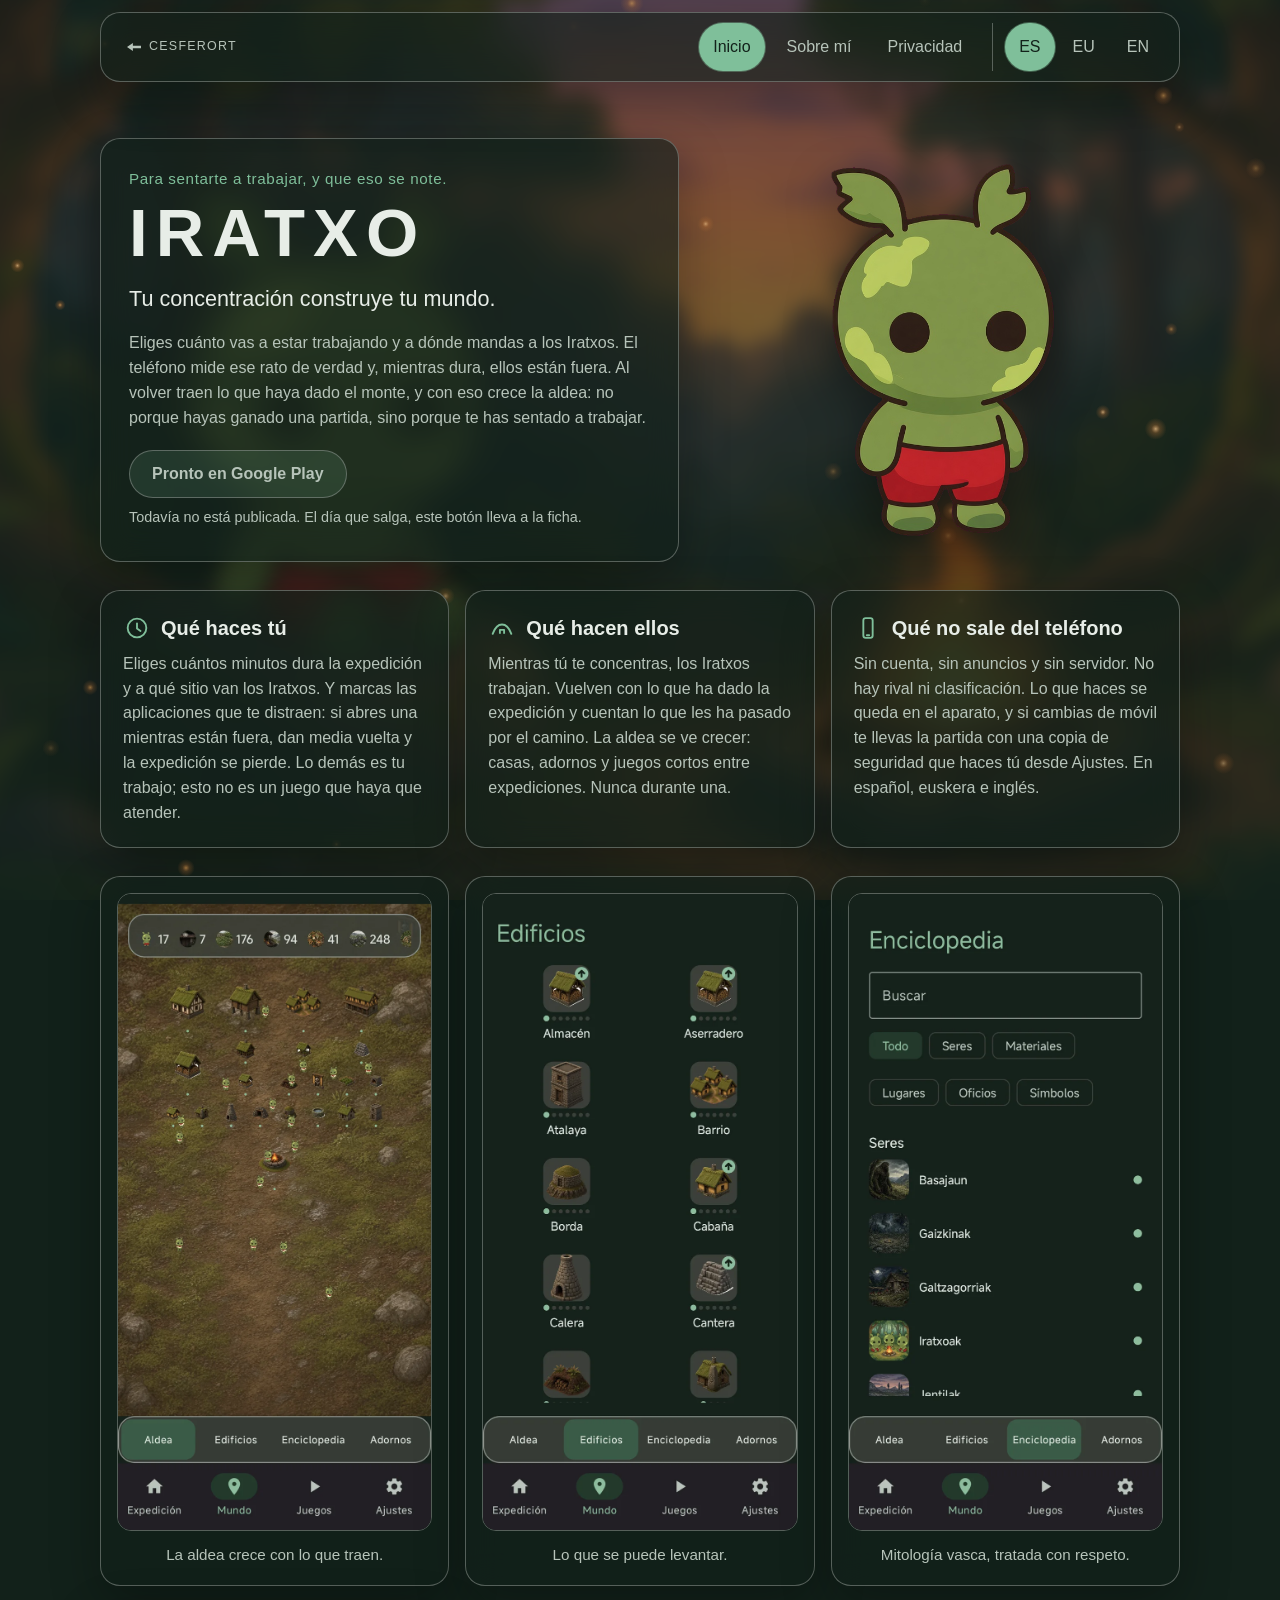
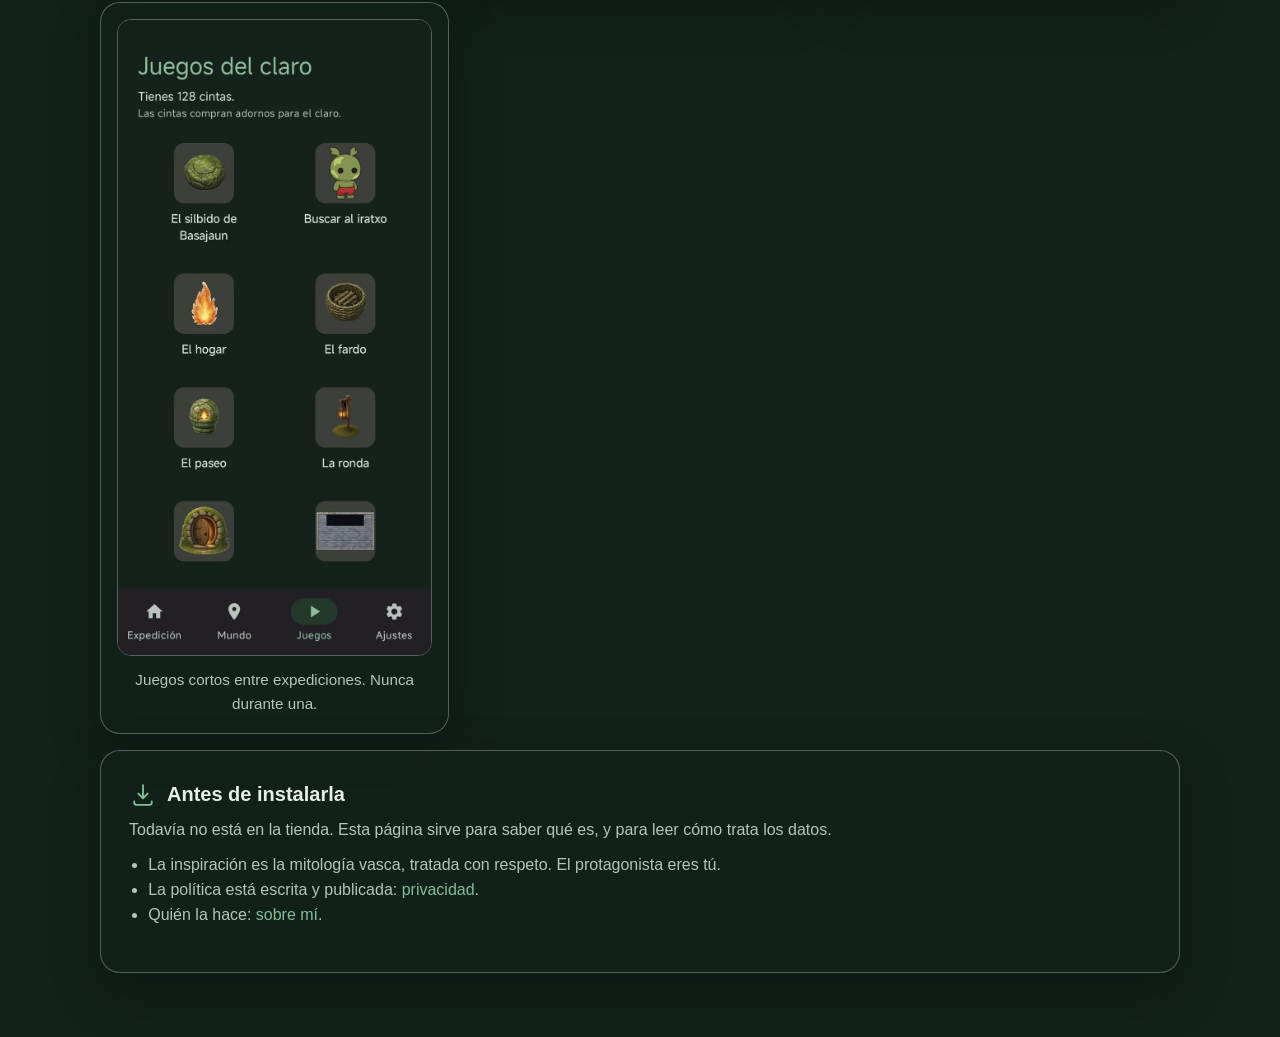
<file: index.html>
<!DOCTYPE html>
<html lang="es" translate="no">
<head>
  <meta charset="utf-8">
  <meta name="google" content="notranslate">
  <meta name="viewport" content="width=device-width, initial-scale=1">
  <title>IRATXO</title>
  <meta name="description" content="Eliges cuánto vas a trabajar y mandas a los Iratxos de expedición. IRATXO mide ese rato en el teléfono y la aldea crece con él. Sin cuentas, sin anuncios y sin servidor.">
  <link rel="canonical" href="https://cesferort.github.io/IRATXO-SITE/">
  <meta property="og:type" content="website">
  <meta property="og:locale" content="es_ES">
  <meta property="og:title" content="IRATXO">
  <meta property="og:description" content="Eliges cuánto vas a trabajar y mandas a los Iratxos de expedición. IRATXO mide ese rato en el teléfono y la aldea crece con él. Sin cuentas, sin anuncios y sin servidor.">
  <meta property="og:url" content="https://cesferort.github.io/IRATXO-SITE/">
  <meta property="og:image" content="https://cesferort.github.io/IRATXO-SITE/art/share-2026-11.jpg">
  <meta property="og:image:width" content="1200">
  <meta property="og:image:height" content="630">
  <meta property="og:image:alt" content="Dos Iratxos junto a una hoguera, en el bosque.">
  <meta name="twitter:card" content="summary_large_image">
  <link rel="icon" href="art/favicon.svg">
  <link rel="stylesheet" href="style.css">
</head>
<body>
  <div class="scene" aria-hidden="true"></div>
  <a class="skip" href="#contenido">Saltar al contenido</a>
  <header class="bar glass">
    <a class="home" href="https://cesferort.github.io/" target="_blank" rel="noopener">
      <span class="home-arrow" aria-hidden="true"></span>Cesferort
    </a>
    <input class="menu-check" id="menu-check" type="checkbox">
    <label class="menu-toggle" for="menu-check"><span class="visually-hidden">Menú</span><span class="burger" aria-hidden="true"></span></label>
    <nav class="nav" aria-label="Páginas">
      <a href="index.html" aria-current="page">Inicio</a>
      <a href="about/es.html">Sobre mí</a>
      <a href="privacy/es.html">Privacidad</a>
      <span class="langs">
        <a href="index.html" lang="es" aria-current="page">ES</a>
        <a href="eu.html" lang="eu" hreflang="eu">EU</a>
        <a href="en.html" lang="en" hreflang="en">EN</a>
      </span>
    </nav>
  </header>
  <main id="contenido">
    <section class="hero">
      <div class="hero-copy glass">
        <p class="eyebrow">Para sentarte a trabajar, y que eso se note.</p>
        <h1>IRATXO</h1>
        <p class="lead">Tu concentración construye tu mundo.</p>
        <p class="plain">Eliges cuánto vas a estar trabajando y a dónde mandas a los Iratxos. El teléfono mide ese rato de verdad y, mientras dura, ellos están fuera. Al volver traen lo que haya dado el monte, y con eso crece la aldea: no porque hayas ganado una partida, sino porque te has sentado a trabajar.</p>
        <p class="store">
          <span class="cta cta-soon">Pronto en Google Play</span>
          <!-- Cuando la app esté publicada, este enlace sustituye al span de arriba:
               <a class="cta" href="https://play.google.com/store/apps/details?id=io.github.cesferort.iratxo">Descargar en Google Play</a> -->
        </p>
        <p class="store-note">Todavía no está publicada. El día que salga, este botón lleva a la ficha.</p>
      </div>
      <img class="hero-art" src="art/mound.png" alt="Iratxo: una criatura pequeña y verde, con pantalón rojo.">
    </section>
    <section class="cards" id="como" aria-labelledby="como-titulo">
      <h2 id="como-titulo" class="visually-hidden">Cómo funciona</h2>
      <article class="glass">
        <h2><svg viewBox="0 0 24 24" aria-hidden="true"><circle cx="12" cy="12" r="8" fill="none" stroke="currentColor" stroke-width="1.6"/><path d="M12 8v4.5l3 2" fill="none" stroke="currentColor" stroke-width="1.6" stroke-linecap="round"/></svg>Qué haces tú</h2>
        <p>Eliges cuántos minutos dura la expedición y a qué sitio van los Iratxos. Y marcas las aplicaciones que te distraen: si abres una mientras están fuera, dan media vuelta y la expedición se pierde. Lo demás es tu trabajo; esto no es un juego que haya que atender.</p>
      </article>
      <article class="glass">
        <h2><svg viewBox="0 0 24 24" aria-hidden="true"><path d="M4 17c2.2-6 4.8-8 8-8s5.8 2 8 8" fill="none" stroke="currentColor" stroke-width="1.6" stroke-linecap="round"/><path d="M10.2 17V13.6h3.6V17" fill="none" stroke="currentColor" stroke-width="1.6" stroke-linejoin="round"/></svg>Qué hacen ellos</h2>
        <p>Mientras tú te concentras, los Iratxos trabajan. Vuelven con lo que ha dado la expedición y cuentan lo que les ha pasado por el camino. La aldea se ve crecer: casas, adornos y juegos cortos entre expediciones. Nunca durante una.</p>
      </article>
      <article class="glass">
        <h2><svg viewBox="0 0 24 24" aria-hidden="true"><rect x="8" y="3.5" width="8" height="17" rx="2" fill="none" stroke="currentColor" stroke-width="1.6"/><path d="M11 18.2h2" stroke="currentColor" stroke-width="1.6" stroke-linecap="round"/></svg>Qué no sale del teléfono</h2>
        <p>Sin cuenta, sin anuncios y sin servidor. No hay rival ni clasificación. Lo que haces se queda en el aparato, y si cambias de móvil te llevas la partida con una copia de seguridad que haces tú desde Ajustes. En español, euskera e inglés.</p>
      </article>
    </section>
    <section class="shots" aria-label="Capturas">
      <figure class="glass">
        <img src="art/shots/aldea.webp" width="760" height="1537" loading="lazy" alt="La aldea de IRATXO, con casas, Iratxos y la hoguera en el centro.">
        <figcaption>La aldea crece con lo que traen.</figcaption>
      </figure>
      <figure class="glass">
        <img src="art/shots/edificios.webp" width="760" height="1537" loading="lazy" alt="La lista de edificios de IRATXO, con el nivel de cada uno.">
        <figcaption>Lo que se puede levantar.</figcaption>
      </figure>
      <figure class="glass">
        <img src="art/shots/enciclopedia.webp" width="760" height="1537" loading="lazy" alt="La enciclopedia de IRATXO: Basajaun, Gaizkinak, Galtzagorriak, Iratxoak, Jentilak.">
        <figcaption>Mitología vasca, tratada con respeto.</figcaption>
      </figure>
      <figure class="glass">
        <img src="art/shots/juegos.webp" width="760" height="1537" loading="lazy" alt="Los juegos del claro de IRATXO.">
        <figcaption>Juegos cortos entre expediciones. Nunca durante una.</figcaption>
      </figure>
    </section>
    <section class="panel glass">
      <h2><svg viewBox="0 0 24 24" aria-hidden="true"><path d="M12 3.5v11" fill="none" stroke="currentColor" stroke-width="1.6" stroke-linecap="round"/><path d="M8 10.8 12 14.8l4-4" fill="none" stroke="currentColor" stroke-width="1.6" stroke-linecap="round" stroke-linejoin="round"/><path d="M4.5 17.5v1.2a1.8 1.8 0 0 0 1.8 1.8h11.4a1.8 1.8 0 0 0 1.8-1.8v-1.2" fill="none" stroke="currentColor" stroke-width="1.6" stroke-linecap="round"/></svg>Antes de instalarla</h2>
      <p>Todavía no está en la tienda. Esta página sirve para saber qué es, y para leer cómo trata los datos.</p>
      <ul>
        <li>La inspiración es la mitología vasca, tratada con respeto. El protagonista eres tú.</li>
        <li>La política está escrita y publicada: <a href="privacy/es.html">privacidad</a>.</li>
        <li>Quién la hace: <a href="about/es.html">sobre mí</a>.</li>
      </ul>
    </section>
  </main>
  <script src="embers.js"></script>
</body>
</html>
</file>
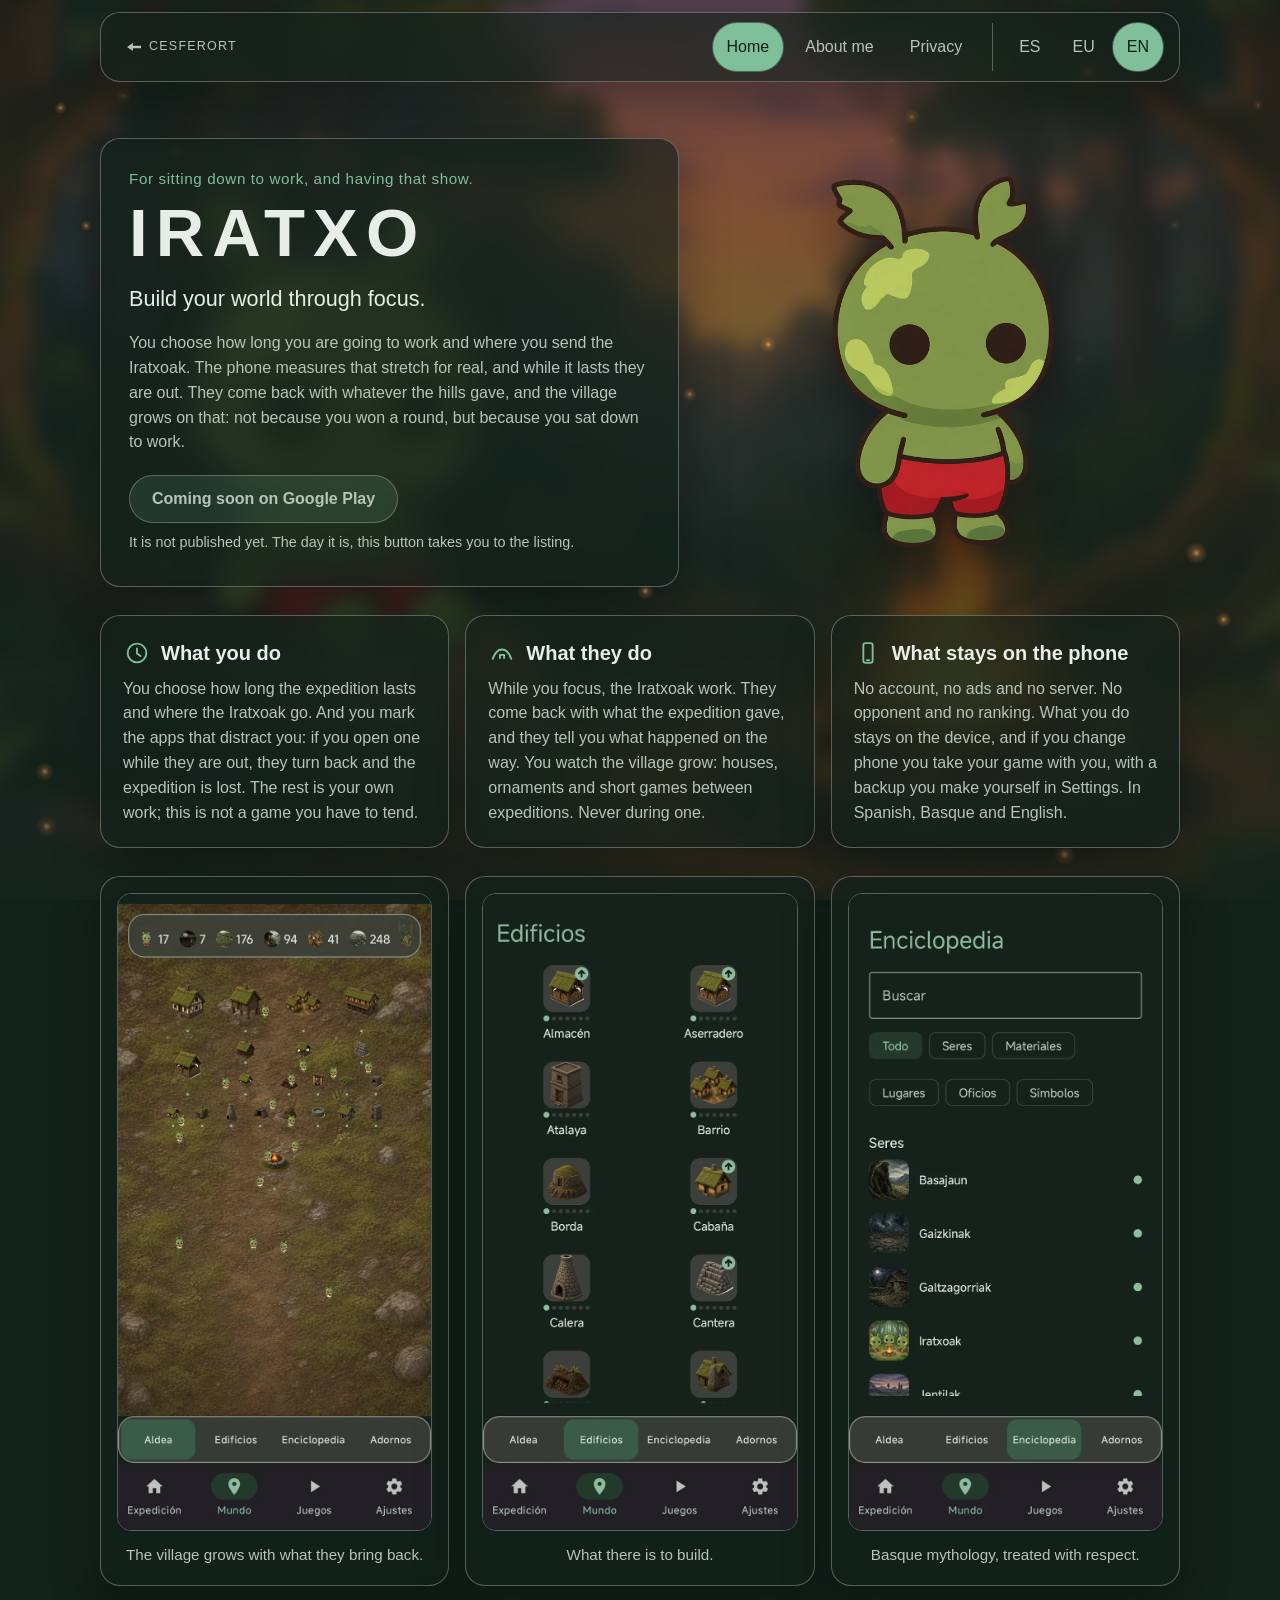
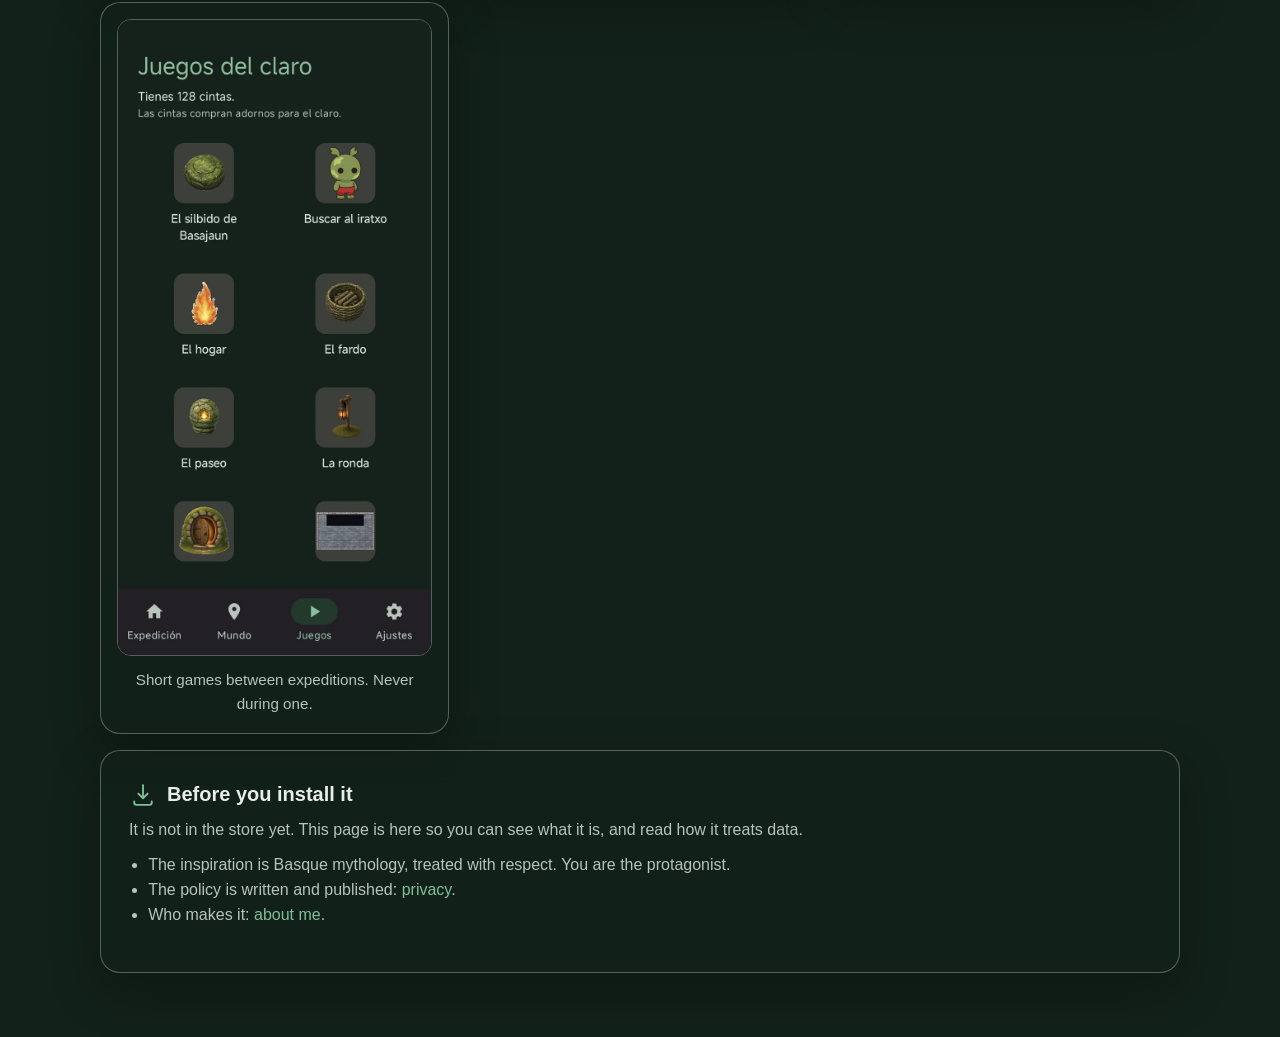
<file: en.html>
<!DOCTYPE html>
<html lang="en" translate="no">
<head>
  <meta charset="utf-8">
  <meta name="google" content="notranslate">
  <meta name="viewport" content="width=device-width, initial-scale=1">
  <title>IRATXO</title>
  <meta name="description" content="You choose how long you will work and send the Iratxoak out on an expedition. IRATXO measures that stretch on the phone, and the village grows with it. No account, no ads and no server.">
  <link rel="canonical" href="https://cesferort.github.io/IRATXO-SITE/en.html">
  <meta property="og:type" content="website">
  <meta property="og:locale" content="en_GB">
  <meta property="og:title" content="IRATXO">
  <meta property="og:description" content="You choose how long you will work and send the Iratxoak out on an expedition. IRATXO measures that stretch on the phone, and the village grows with it. No account, no ads and no server.">
  <meta property="og:url" content="https://cesferort.github.io/IRATXO-SITE/en.html">
  <meta property="og:image" content="https://cesferort.github.io/IRATXO-SITE/art/share-2026-11.jpg">
  <meta property="og:image:width" content="1200">
  <meta property="og:image:height" content="630">
  <meta property="og:image:alt" content="Dos Iratxos junto a una hoguera, en el bosque.">
  <meta name="twitter:card" content="summary_large_image">
  <link rel="icon" href="art/favicon.svg">
  <link rel="stylesheet" href="style.css">
</head>
<body>
  <div class="scene" aria-hidden="true"></div>
  <a class="skip" href="#content">Skip to content</a>
  <header class="bar glass">
    <a class="home" href="https://cesferort.github.io/" target="_blank" rel="noopener">
      <span class="home-arrow" aria-hidden="true"></span>Cesferort
    </a>
    <input class="menu-check" id="menu-check" type="checkbox">
    <label class="menu-toggle" for="menu-check"><span class="visually-hidden">Menu</span><span class="burger" aria-hidden="true"></span></label>
    <nav class="nav" aria-label="Pages">
      <a href="en.html" aria-current="page">Home</a>
      <a href="about/en.html">About me</a>
      <a href="privacy/en.html">Privacy</a>
      <span class="langs">
        <a href="index.html" lang="es" hreflang="es">ES</a>
        <a href="eu.html" lang="eu" hreflang="eu">EU</a>
        <a href="en.html" lang="en" aria-current="page">EN</a>
      </span>
    </nav>
  </header>
  <main id="content">
    <section class="hero">
      <div class="hero-copy glass">
        <p class="eyebrow">For sitting down to work, and having that show.</p>
        <h1>IRATXO</h1>
        <p class="lead">Build your world through focus.</p>
        <p class="plain">You choose how long you are going to work and where you send the Iratxoak. The phone measures that stretch for real, and while it lasts they are out. They come back with whatever the hills gave, and the village grows on that: not because you won a round, but because you sat down to work.</p>
        <p class="store">
          <span class="cta cta-soon">Coming soon on Google Play</span>
          <!-- Once the app is published, this link replaces the span above:
               <a class="cta" href="https://play.google.com/store/apps/details?id=io.github.cesferort.iratxo">Get it on Google Play</a> -->
        </p>
        <p class="store-note">It is not published yet. The day it is, this button takes you to the listing.</p>
      </div>
      <img class="hero-art" src="art/mound.png" alt="An Iratxo: a small green creature in red trousers.">
    </section>
    <section class="cards" id="how">
      <h2 class="visually-hidden">How it works</h2>
      <article class="glass">
        <h2><svg viewBox="0 0 24 24" aria-hidden="true"><circle cx="12" cy="12" r="8" fill="none" stroke="currentColor" stroke-width="1.6"/><path d="M12 8v4.5l3 2" fill="none" stroke="currentColor" stroke-width="1.6" stroke-linecap="round"/></svg>What you do</h2>
        <p>You choose how long the expedition lasts and where the Iratxoak go. And you mark the apps that distract you: if you open one while they are out, they turn back and the expedition is lost. The rest is your own work; this is not a game you have to tend.</p>
      </article>
      <article class="glass">
        <h2><svg viewBox="0 0 24 24" aria-hidden="true"><path d="M4 17c2.2-6 4.8-8 8-8s5.8 2 8 8" fill="none" stroke="currentColor" stroke-width="1.6" stroke-linecap="round"/><path d="M10.2 17V13.6h3.6V17" fill="none" stroke="currentColor" stroke-width="1.6" stroke-linejoin="round"/></svg>What they do</h2>
        <p>While you focus, the Iratxoak work. They come back with what the expedition gave, and they tell you what happened on the way. You watch the village grow: houses, ornaments and short games between expeditions. Never during one.</p>
      </article>
      <article class="glass">
        <h2><svg viewBox="0 0 24 24" aria-hidden="true"><rect x="8" y="3.5" width="8" height="17" rx="2" fill="none" stroke="currentColor" stroke-width="1.6"/><path d="M11 18.2h2" stroke="currentColor" stroke-width="1.6" stroke-linecap="round"/></svg>What stays on the phone</h2>
        <p>No account, no ads and no server. No opponent and no ranking. What you do stays on the device, and if you change phone you take your game with you, with a backup you make yourself in Settings. In Spanish, Basque and English.</p>
      </article>
    </section>
    <section class="shots" aria-label="Screenshots">
      <figure class="glass">
        <img src="art/shots/aldea.webp" width="760" height="1537" loading="lazy" alt="IRATXO's village, with houses, Iratxos and the fire in the middle.">
        <figcaption>The village grows with what they bring back.</figcaption>
      </figure>
      <figure class="glass">
        <img src="art/shots/edificios.webp" width="760" height="1537" loading="lazy" alt="IRATXO's building list, with the level of each one.">
        <figcaption>What there is to build.</figcaption>
      </figure>
      <figure class="glass">
        <img src="art/shots/enciclopedia.webp" width="760" height="1537" loading="lazy" alt="IRATXO's encyclopedia: Basajaun, Gaizkinak, Galtzagorriak, Iratxoak, Jentilak.">
        <figcaption>Basque mythology, treated with respect.</figcaption>
      </figure>
      <figure class="glass">
        <img src="art/shots/juegos.webp" width="760" height="1537" loading="lazy" alt="The clearing games in IRATXO.">
        <figcaption>Short games between expeditions. Never during one.</figcaption>
      </figure>
    </section>
    <section class="panel glass">
      <h2><svg viewBox="0 0 24 24" aria-hidden="true"><path d="M12 3.5v11" fill="none" stroke="currentColor" stroke-width="1.6" stroke-linecap="round"/><path d="M8 10.8 12 14.8l4-4" fill="none" stroke="currentColor" stroke-width="1.6" stroke-linecap="round" stroke-linejoin="round"/><path d="M4.5 17.5v1.2a1.8 1.8 0 0 0 1.8 1.8h11.4a1.8 1.8 0 0 0 1.8-1.8v-1.2" fill="none" stroke="currentColor" stroke-width="1.6" stroke-linecap="round"/></svg>Before you install it</h2>
      <p>It is not in the store yet. This page is here so you can see what it is, and read how it treats data.</p>
      <ul>
        <li>The inspiration is Basque mythology, treated with respect. You are the protagonist.</li>
        <li>The policy is written and published: <a href="privacy/en.html">privacy</a>.</li>
        <li>Who makes it: <a href="about/en.html">about me</a>.</li>
      </ul>
    </section>
  </main>
  <script src="embers.js"></script>
</body>
</html>
</file>
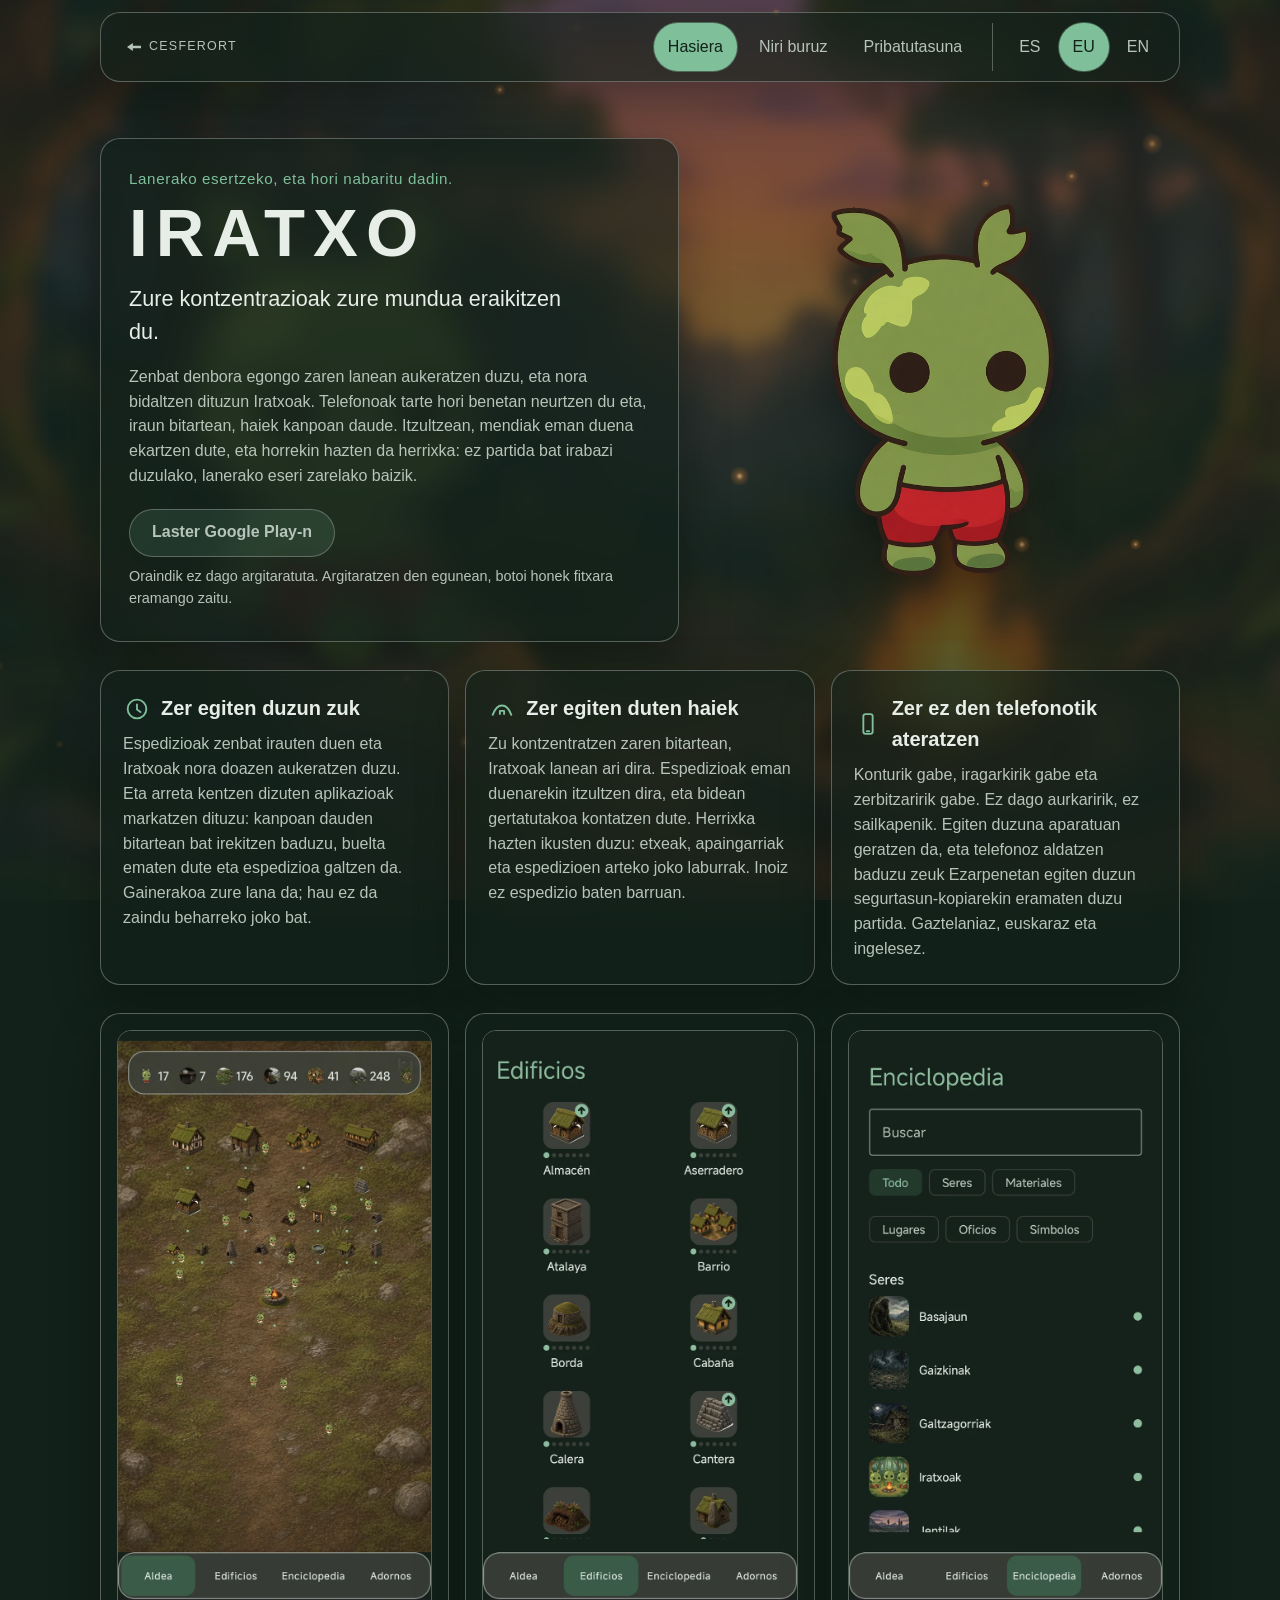
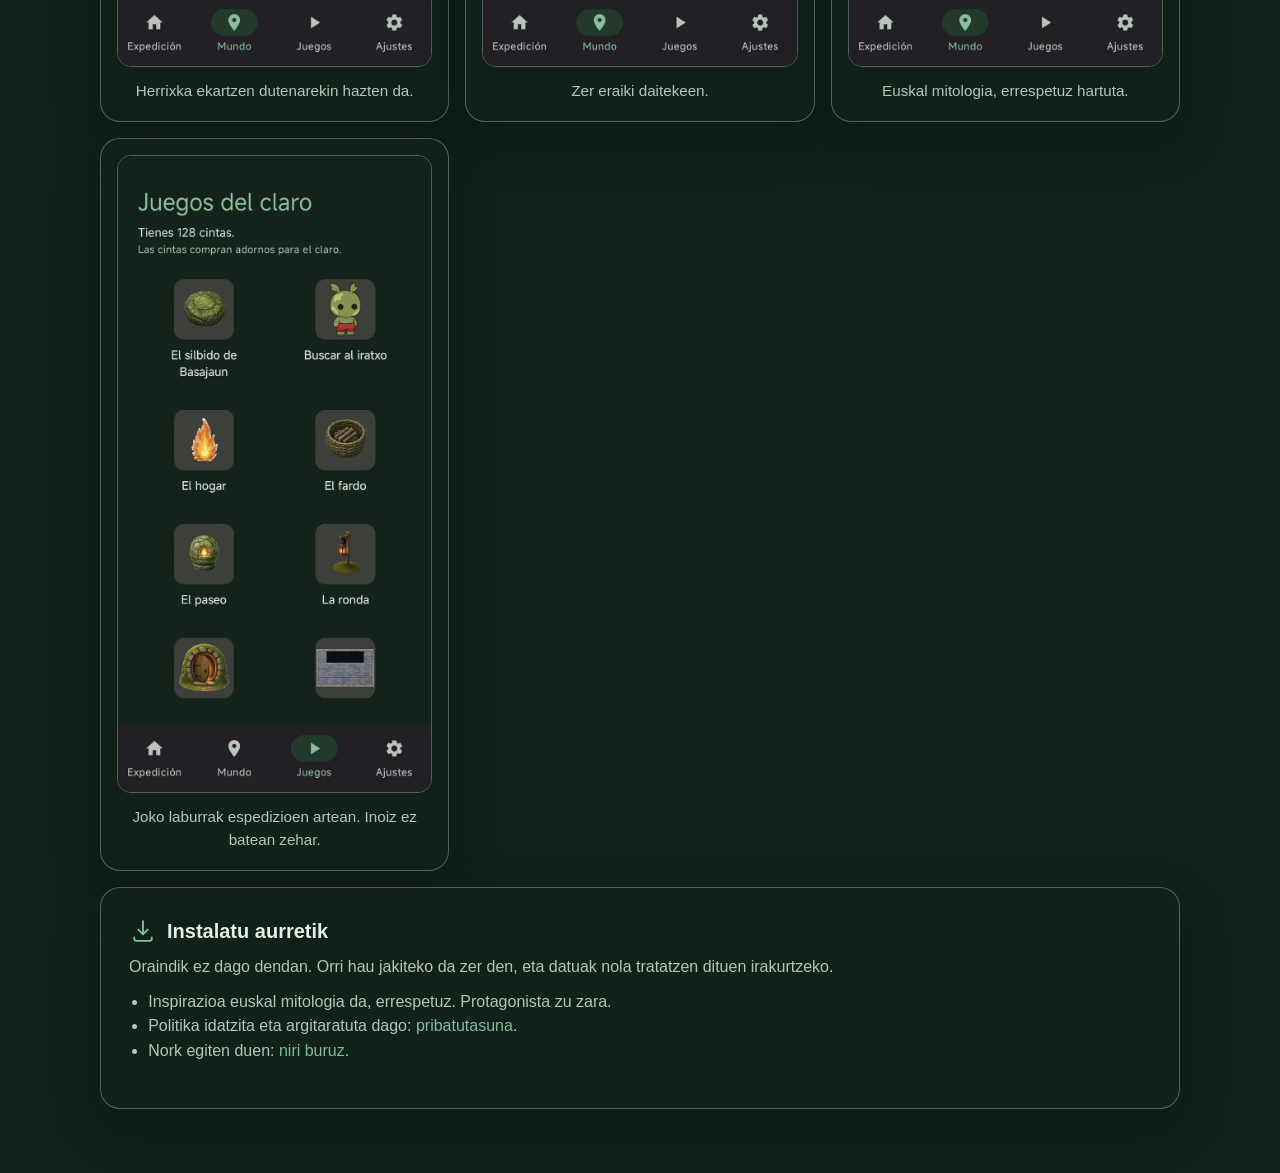
<file: eu.html>
<!DOCTYPE html>
<html lang="eu" translate="no">
<head>
  <meta charset="utf-8">
  <meta name="google" content="notranslate">
  <meta name="viewport" content="width=device-width, initial-scale=1">
  <title>IRATXO</title>
  <meta name="description" content="Zenbat denbora lan egingo duzun aukeratzen duzu eta Iratxoak espediziora bidaltzen dituzu. IRATXOk tarte hori telefonoan neurtzen du, eta herrixka harekin hazten da. Konturik gabe, iragarkirik gabe eta zerbitzaririk gabe.">
  <link rel="canonical" href="https://cesferort.github.io/IRATXO-SITE/eu.html">
  <meta property="og:type" content="website">
  <meta property="og:locale" content="eu_ES">
  <meta property="og:title" content="IRATXO">
  <meta property="og:description" content="Zenbat denbora lan egingo duzun aukeratzen duzu eta Iratxoak espediziora bidaltzen dituzu. IRATXOk tarte hori telefonoan neurtzen du, eta herrixka harekin hazten da. Konturik gabe, iragarkirik gabe eta zerbitzaririk gabe.">
  <meta property="og:url" content="https://cesferort.github.io/IRATXO-SITE/eu.html">
  <meta property="og:image" content="https://cesferort.github.io/IRATXO-SITE/art/share-2026-11.jpg">
  <meta property="og:image:width" content="1200">
  <meta property="og:image:height" content="630">
  <meta property="og:image:alt" content="Dos Iratxos junto a una hoguera, en el bosque.">
  <meta name="twitter:card" content="summary_large_image">
  <link rel="icon" href="art/favicon.svg">
  <link rel="stylesheet" href="style.css">
</head>
<body>
  <div class="scene" aria-hidden="true"></div>
  <a class="skip" href="#edukia">Edukira joan</a>
  <header class="bar glass">
    <a class="home" href="https://cesferort.github.io/" target="_blank" rel="noopener">
      <span class="home-arrow" aria-hidden="true"></span>Cesferort
    </a>
    <input class="menu-check" id="menu-check" type="checkbox">
    <label class="menu-toggle" for="menu-check"><span class="visually-hidden">Menua</span><span class="burger" aria-hidden="true"></span></label>
    <nav class="nav" aria-label="Orriak">
      <a href="eu.html" aria-current="page">Hasiera</a>
      <a href="about/eu.html">Niri buruz</a>
      <a href="privacy/eu.html">Pribatutasuna</a>
      <span class="langs">
        <a href="index.html" lang="es" hreflang="es">ES</a>
        <a href="eu.html" lang="eu" aria-current="page">EU</a>
        <a href="en.html" lang="en" hreflang="en">EN</a>
      </span>
    </nav>
  </header>
  <main id="edukia">
    <section class="hero">
      <div class="hero-copy glass">
        <p class="eyebrow">Lanerako esertzeko, eta hori nabaritu dadin.</p>
        <h1>IRATXO</h1>
        <p class="lead">Zure kontzentrazioak zure mundua eraikitzen du.</p>
        <p class="plain">Zenbat denbora egongo zaren lanean aukeratzen duzu, eta nora bidaltzen dituzun Iratxoak. Telefonoak tarte hori benetan neurtzen du eta, iraun bitartean, haiek kanpoan daude. Itzultzean, mendiak eman duena ekartzen dute, eta horrekin hazten da herrixka: ez partida bat irabazi duzulako, lanerako eseri zarelako baizik.</p>
        <p class="store">
          <span class="cta cta-soon">Laster Google Play-n</span>
          <!-- Aplikazioa argitaratzean, esteka honek goiko span-a ordezkatzen du:
               <a class="cta" href="https://play.google.com/store/apps/details?id=io.github.cesferort.iratxo">Google Play-n eskuratu</a> -->
        </p>
        <p class="store-note">Oraindik ez dago argitaratuta. Argitaratzen den egunean, botoi honek fitxara eramango zaitu.</p>
      </div>
      <img class="hero-art" src="art/mound.png" alt="Iratxo bat: izaki txiki berdea, galtza gorriekin.">
    </section>
    <section class="cards" id="nola">
      <h2 class="visually-hidden">Nola dabilen</h2>
      <article class="glass">
        <h2><svg viewBox="0 0 24 24" aria-hidden="true"><circle cx="12" cy="12" r="8" fill="none" stroke="currentColor" stroke-width="1.6"/><path d="M12 8v4.5l3 2" fill="none" stroke="currentColor" stroke-width="1.6" stroke-linecap="round"/></svg>Zer egiten duzun zuk</h2>
        <p>Espedizioak zenbat irauten duen eta Iratxoak nora doazen aukeratzen duzu. Eta arreta kentzen dizuten aplikazioak markatzen dituzu: kanpoan dauden bitartean bat irekitzen baduzu, buelta ematen dute eta espedizioa galtzen da. Gainerakoa zure lana da; hau ez da zaindu beharreko joko bat.</p>
      </article>
      <article class="glass">
        <h2><svg viewBox="0 0 24 24" aria-hidden="true"><path d="M4 17c2.2-6 4.8-8 8-8s5.8 2 8 8" fill="none" stroke="currentColor" stroke-width="1.6" stroke-linecap="round"/><path d="M10.2 17V13.6h3.6V17" fill="none" stroke="currentColor" stroke-width="1.6" stroke-linejoin="round"/></svg>Zer egiten duten haiek</h2>
        <p>Zu kontzentratzen zaren bitartean, Iratxoak lanean ari dira. Espedizioak eman duenarekin itzultzen dira, eta bidean gertatutakoa kontatzen dute. Herrixka hazten ikusten duzu: etxeak, apaingarriak eta espedizioen arteko joko laburrak. Inoiz ez espedizio baten barruan.</p>
      </article>
      <article class="glass">
        <h2><svg viewBox="0 0 24 24" aria-hidden="true"><rect x="8" y="3.5" width="8" height="17" rx="2" fill="none" stroke="currentColor" stroke-width="1.6"/><path d="M11 18.2h2" stroke="currentColor" stroke-width="1.6" stroke-linecap="round"/></svg>Zer ez den telefonotik ateratzen</h2>
        <p>Konturik gabe, iragarkirik gabe eta zerbitzaririk gabe. Ez dago aurkaririk, ez sailkapenik. Egiten duzuna aparatuan geratzen da, eta telefonoz aldatzen baduzu zeuk Ezarpenetan egiten duzun segurtasun-kopiarekin eramaten duzu partida. Gaztelaniaz, euskaraz eta ingelesez.</p>
      </article>
    </section>
    <section class="shots" aria-label="Argazkiak">
      <figure class="glass">
        <img src="art/shots/aldea.webp" width="760" height="1537" loading="lazy" alt="IRATXOren herrixka, etxeekin, Iratxoekin eta erdian sua.">
        <figcaption>Herrixka ekartzen dutenarekin hazten da.</figcaption>
      </figure>
      <figure class="glass">
        <img src="art/shots/edificios.webp" width="760" height="1537" loading="lazy" alt="IRATXOren eraikinen zerrenda, bakoitzaren mailarekin.">
        <figcaption>Zer eraiki daitekeen.</figcaption>
      </figure>
      <figure class="glass">
        <img src="art/shots/enciclopedia.webp" width="760" height="1537" loading="lazy" alt="IRATXOren entziklopedia: Basajaun, Gaizkinak, Galtzagorriak, Iratxoak, Jentilak.">
        <figcaption>Euskal mitologia, errespetuz hartuta.</figcaption>
      </figure>
      <figure class="glass">
        <img src="art/shots/juegos.webp" width="760" height="1537" loading="lazy" alt="IRATXOren soilguneko jokoak.">
        <figcaption>Joko laburrak espedizioen artean. Inoiz ez batean zehar.</figcaption>
      </figure>
    </section>
    <section class="panel glass">
      <h2><svg viewBox="0 0 24 24" aria-hidden="true"><path d="M12 3.5v11" fill="none" stroke="currentColor" stroke-width="1.6" stroke-linecap="round"/><path d="M8 10.8 12 14.8l4-4" fill="none" stroke="currentColor" stroke-width="1.6" stroke-linecap="round" stroke-linejoin="round"/><path d="M4.5 17.5v1.2a1.8 1.8 0 0 0 1.8 1.8h11.4a1.8 1.8 0 0 0 1.8-1.8v-1.2" fill="none" stroke="currentColor" stroke-width="1.6" stroke-linecap="round"/></svg>Instalatu aurretik</h2>
      <p>Oraindik ez dago dendan. Orri hau jakiteko da zer den, eta datuak nola tratatzen dituen irakurtzeko.</p>
      <ul>
        <li>Inspirazioa euskal mitologia da, errespetuz. Protagonista zu zara.</li>
        <li>Politika idatzita eta argitaratuta dago: <a href="privacy/eu.html">pribatutasuna</a>.</li>
        <li>Nork egiten duen: <a href="about/eu.html">niri buruz</a>.</li>
      </ul>
    </section>
  </main>
  <script src="embers.js"></script>
</body>
</html>
</file>
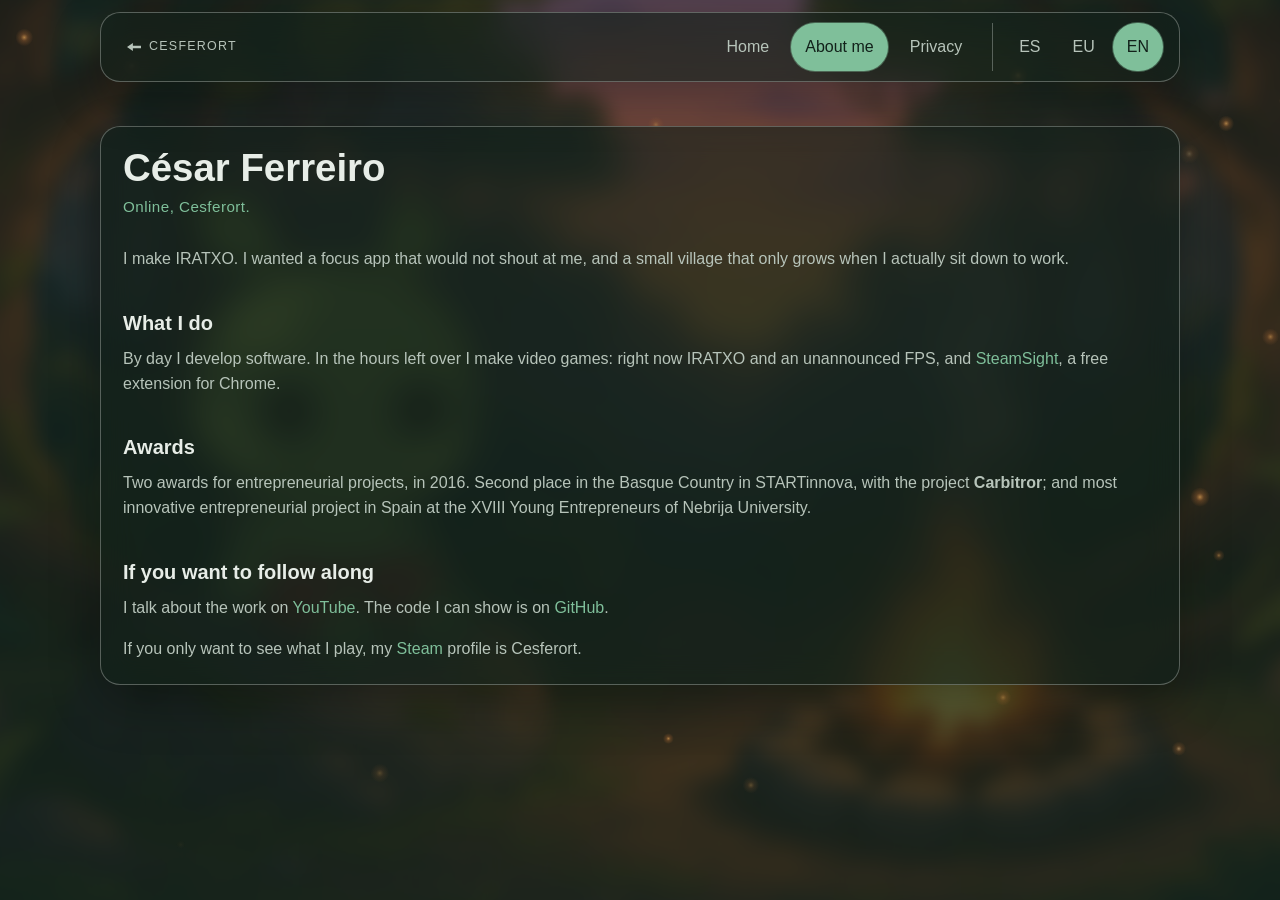
<file: about/en.html>
<!DOCTYPE html>
<html lang="en" translate="no">
<head>
  <meta charset="utf-8">
  <meta name="google" content="notranslate">
  <meta name="viewport" content="width=device-width, initial-scale=1">
  <title>About me</title>
  <meta name="description" content="I'm César Ferreiro. I make IRATXO: a focus app, and a village that only grows when I actually sit down to work.">
  <link rel="canonical" href="https://cesferort.github.io/IRATXO-SITE/about/en.html">
  <meta property="og:type" content="website">
  <meta property="og:locale" content="en_GB">
  <meta property="og:title" content="About me — IRATXO">
  <meta property="og:description" content="I'm César Ferreiro. I make IRATXO: a focus app, and a village that only grows when I actually sit down to work.">
  <meta property="og:url" content="https://cesferort.github.io/IRATXO-SITE/about/en.html">
  <meta property="og:image" content="https://cesferort.github.io/IRATXO-SITE/art/share-2026-11.jpg">
  <meta property="og:image:width" content="1200">
  <meta property="og:image:height" content="630">
  <meta property="og:image:alt" content="Dos Iratxos junto a una hoguera, en el bosque.">
  <meta name="twitter:card" content="summary_large_image">
  <link rel="icon" href="../art/favicon.svg">
  <link rel="stylesheet" href="../style.css">
</head>
<body>
  <div class="scene" aria-hidden="true"></div>
  <a class="skip" href="#content">Skip to content</a>
  <header class="bar glass">
    <a class="home" href="https://cesferort.github.io/" target="_blank" rel="noopener">
      <span class="home-arrow" aria-hidden="true"></span>Cesferort
    </a>
    <input class="menu-check" id="menu-check" type="checkbox">
    <label class="menu-toggle" for="menu-check"><span class="visually-hidden">Menu</span><span class="burger" aria-hidden="true"></span></label>
    <nav class="nav" aria-label="Pages">
      <a href="../en.html">Home</a>
      <a href="en.html" aria-current="page">About me</a>
      <a href="../privacy/en.html">Privacy</a>
      <span class="langs">
        <a href="es.html" lang="es" hreflang="es">ES</a>
        <a href="eu.html" lang="eu" hreflang="eu">EU</a>
        <a href="en.html" lang="en" aria-current="page">EN</a>
      </span>
    </nav>
  </header>
  <main id="content">
    <article class="panel glass page">
      <h1>César Ferreiro</h1>
      <p class="updated">Online, Cesferort.</p>
      <p>I make IRATXO. I wanted a focus app that would not shout at me, and a small village that only grows when I actually sit down to work.</p>
      <h2>What I do</h2>
      <p>By day I develop software. In the hours left over I make video games: right now IRATXO and an unannounced FPS, and <a href="https://github.com/Cesferort/SteamSight" target="_blank" rel="noopener noreferrer">SteamSight</a>, a free extension for Chrome.</p>
      <h2>Awards</h2>
      <p>Two awards for entrepreneurial projects, in 2016. Second place in the Basque Country in STARTinnova, with the project <strong>Carbitror</strong>; and most innovative entrepreneurial project in Spain at the XVIII Young Entrepreneurs of Nebrija University.</p>
      <h2>If you want to follow along</h2>
      <p>I talk about the work on <a href="https://www.youtube.com/c/Cesferort" target="_blank" rel="noopener noreferrer">YouTube</a>. The code I can show is on <a href="https://github.com/Cesferort" target="_blank" rel="noopener noreferrer">GitHub</a>.</p>
      <p>If you only want to see what I play, my <a href="https://steamcommunity.com/id/cesferort/" target="_blank" rel="noopener noreferrer">Steam</a> profile is Cesferort.</p>
    </article>
  </main>
  <script src="../embers.js"></script>
</body>
</html>
</file>
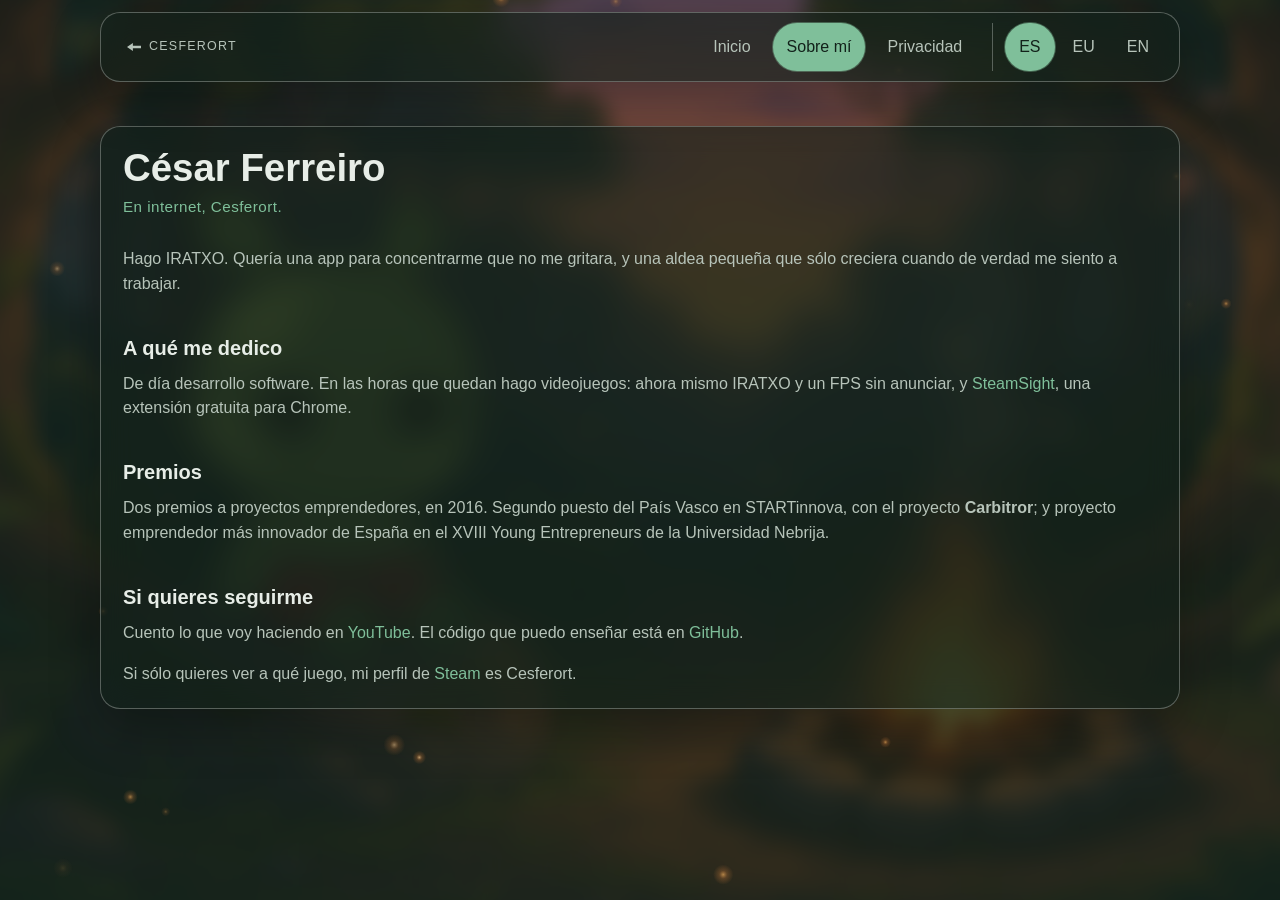
<file: about/es.html>
<!DOCTYPE html>
<html lang="es" translate="no">
<head>
  <meta charset="utf-8">
  <meta name="google" content="notranslate">
  <meta name="viewport" content="width=device-width, initial-scale=1">
  <title>Sobre mí</title>
  <meta name="description" content="Soy César Ferreiro. Hago IRATXO: una app para concentrarme, y una aldea que sólo crece cuando de verdad me siento a trabajar.">
  <link rel="canonical" href="https://cesferort.github.io/IRATXO-SITE/about/es.html">
  <meta property="og:type" content="website">
  <meta property="og:locale" content="es_ES">
  <meta property="og:title" content="Sobre mí — IRATXO">
  <meta property="og:description" content="Soy César Ferreiro. Hago IRATXO: una app para concentrarme, y una aldea que sólo crece cuando de verdad me siento a trabajar.">
  <meta property="og:url" content="https://cesferort.github.io/IRATXO-SITE/about/es.html">
  <meta property="og:image" content="https://cesferort.github.io/IRATXO-SITE/art/share-2026-11.jpg">
  <meta property="og:image:width" content="1200">
  <meta property="og:image:height" content="630">
  <meta property="og:image:alt" content="Dos Iratxos junto a una hoguera, en el bosque.">
  <meta name="twitter:card" content="summary_large_image">
  <link rel="icon" href="../art/favicon.svg">
  <link rel="stylesheet" href="../style.css">
</head>
<body>
  <div class="scene" aria-hidden="true"></div>
  <a class="skip" href="#contenido">Saltar al contenido</a>
  <header class="bar glass">
    <a class="home" href="https://cesferort.github.io/" target="_blank" rel="noopener">
      <span class="home-arrow" aria-hidden="true"></span>Cesferort
    </a>
    <input class="menu-check" id="menu-check" type="checkbox">
    <label class="menu-toggle" for="menu-check"><span class="visually-hidden">Menú</span><span class="burger" aria-hidden="true"></span></label>
    <nav class="nav" aria-label="Páginas">
      <a href="../index.html">Inicio</a>
      <a href="es.html" aria-current="page">Sobre mí</a>
      <a href="../privacy/es.html">Privacidad</a>
      <span class="langs">
        <a href="es.html" lang="es" aria-current="page">ES</a>
        <a href="eu.html" lang="eu" hreflang="eu">EU</a>
        <a href="en.html" lang="en" hreflang="en">EN</a>
      </span>
    </nav>
  </header>
  <main id="contenido">
    <article class="panel glass page">
      <h1>César Ferreiro</h1>
      <p class="updated">En internet, Cesferort.</p>
      <p>Hago IRATXO. Quería una app para concentrarme que no me gritara, y una aldea pequeña que sólo creciera cuando de verdad me siento a trabajar.</p>
      <h2>A qué me dedico</h2>
      <p>De día desarrollo software. En las horas que quedan hago videojuegos: ahora mismo IRATXO y un FPS sin anunciar, y <a href="https://github.com/Cesferort/SteamSight" target="_blank" rel="noopener noreferrer">SteamSight</a>, una extensión gratuita para Chrome.</p>
      <h2>Premios</h2>
      <p>Dos premios a proyectos emprendedores, en 2016. Segundo puesto del País Vasco en STARTinnova, con el proyecto <strong>Carbitror</strong>; y proyecto emprendedor más innovador de España en el XVIII Young Entrepreneurs de la Universidad Nebrija.</p>
      <h2>Si quieres seguirme</h2>
      <p>Cuento lo que voy haciendo en <a href="https://www.youtube.com/c/Cesferort" target="_blank" rel="noopener noreferrer">YouTube</a>. El código que puedo enseñar está en <a href="https://github.com/Cesferort" target="_blank" rel="noopener noreferrer">GitHub</a>.</p>
      <p>Si sólo quieres ver a qué juego, mi perfil de <a href="https://steamcommunity.com/id/cesferort/" target="_blank" rel="noopener noreferrer">Steam</a> es Cesferort.</p>
    </article>
  </main>
  <script src="../embers.js"></script>
</body>
</html>
</file>
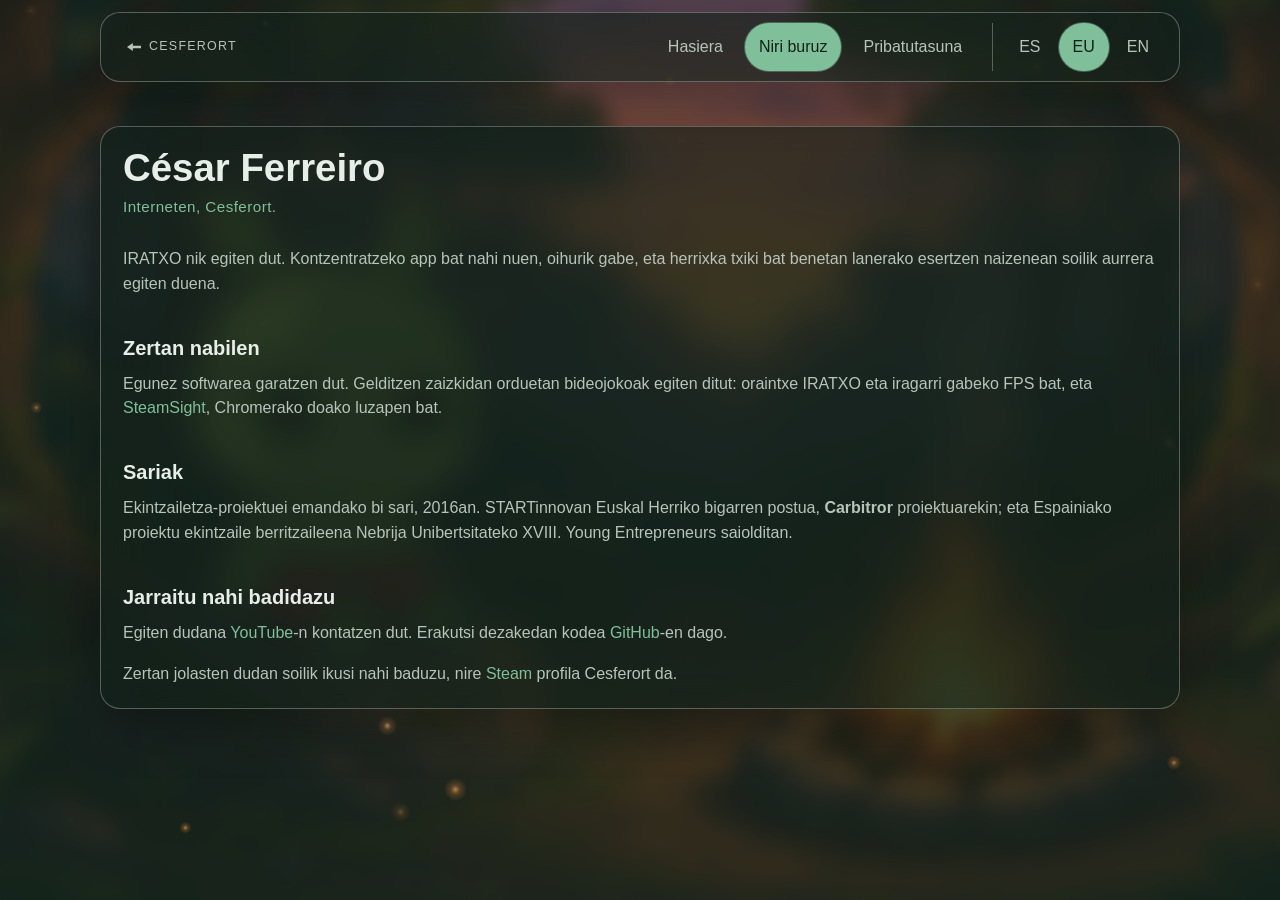
<file: about/eu.html>
<!DOCTYPE html>
<html lang="eu" translate="no">
<head>
  <meta charset="utf-8">
  <meta name="google" content="notranslate">
  <meta name="viewport" content="width=device-width, initial-scale=1">
  <title>Niri buruz</title>
  <meta name="description" content="César Ferreiro naiz. IRATXO egiten dut: kontzentratzeko app bat, eta benetan lanerako esertzen naizenean soilik hazten den herrixka bat.">
  <link rel="canonical" href="https://cesferort.github.io/IRATXO-SITE/about/eu.html">
  <meta property="og:type" content="website">
  <meta property="og:locale" content="eu_ES">
  <meta property="og:title" content="Niri buruz — IRATXO">
  <meta property="og:description" content="César Ferreiro naiz. IRATXO egiten dut: kontzentratzeko app bat, eta benetan lanerako esertzen naizenean soilik hazten den herrixka bat.">
  <meta property="og:url" content="https://cesferort.github.io/IRATXO-SITE/about/eu.html">
  <meta property="og:image" content="https://cesferort.github.io/IRATXO-SITE/art/share-2026-11.jpg">
  <meta property="og:image:width" content="1200">
  <meta property="og:image:height" content="630">
  <meta property="og:image:alt" content="Dos Iratxos junto a una hoguera, en el bosque.">
  <meta name="twitter:card" content="summary_large_image">
  <link rel="icon" href="../art/favicon.svg">
  <link rel="stylesheet" href="../style.css">
</head>
<body>
  <div class="scene" aria-hidden="true"></div>
  <a class="skip" href="#edukia">Edukira joan</a>
  <header class="bar glass">
    <a class="home" href="https://cesferort.github.io/" target="_blank" rel="noopener">
      <span class="home-arrow" aria-hidden="true"></span>Cesferort
    </a>
    <input class="menu-check" id="menu-check" type="checkbox">
    <label class="menu-toggle" for="menu-check"><span class="visually-hidden">Menua</span><span class="burger" aria-hidden="true"></span></label>
    <nav class="nav" aria-label="Orriak">
      <a href="../eu.html">Hasiera</a>
      <a href="eu.html" aria-current="page">Niri buruz</a>
      <a href="../privacy/eu.html">Pribatutasuna</a>
      <span class="langs">
        <a href="es.html" lang="es" hreflang="es">ES</a>
        <a href="eu.html" lang="eu" aria-current="page">EU</a>
        <a href="en.html" lang="en" hreflang="en">EN</a>
      </span>
    </nav>
  </header>
  <main id="edukia">
    <article class="panel glass page">
      <h1>César Ferreiro</h1>
      <p class="updated">Interneten, Cesferort.</p>
      <p>IRATXO nik egiten dut. Kontzentratzeko app bat nahi nuen, oihurik gabe, eta herrixka txiki bat benetan lanerako esertzen naizenean soilik aurrera egiten duena.</p>
      <h2>Zertan nabilen</h2>
      <p>Egunez softwarea garatzen dut. Gelditzen zaizkidan orduetan bideojokoak egiten ditut: oraintxe IRATXO eta iragarri gabeko FPS bat, eta <a href="https://github.com/Cesferort/SteamSight" target="_blank" rel="noopener noreferrer">SteamSight</a>, Chromerako doako luzapen bat.</p>
      <h2>Sariak</h2>
      <p>Ekintzailetza-proiektuei emandako bi sari, 2016an. STARTinnovan Euskal Herriko bigarren postua, <strong>Carbitror</strong> proiektuarekin; eta Espainiako proiektu ekintzaile berritzaileena Nebrija Unibertsitateko XVIII. Young Entrepreneurs saiolditan.</p>
      <h2>Jarraitu nahi badidazu</h2>
      <p>Egiten dudana <a href="https://www.youtube.com/c/Cesferort" target="_blank" rel="noopener noreferrer">YouTube</a>-n kontatzen dut. Erakutsi dezakedan kodea <a href="https://github.com/Cesferort" target="_blank" rel="noopener noreferrer">GitHub</a>-en dago.</p>
      <p>Zertan jolasten dudan soilik ikusi nahi baduzu, nire <a href="https://steamcommunity.com/id/cesferort/" target="_blank" rel="noopener noreferrer">Steam</a> profila Cesferort da.</p>
    </article>
  </main>
  <script src="../embers.js"></script>
</body>
</html>
</file>
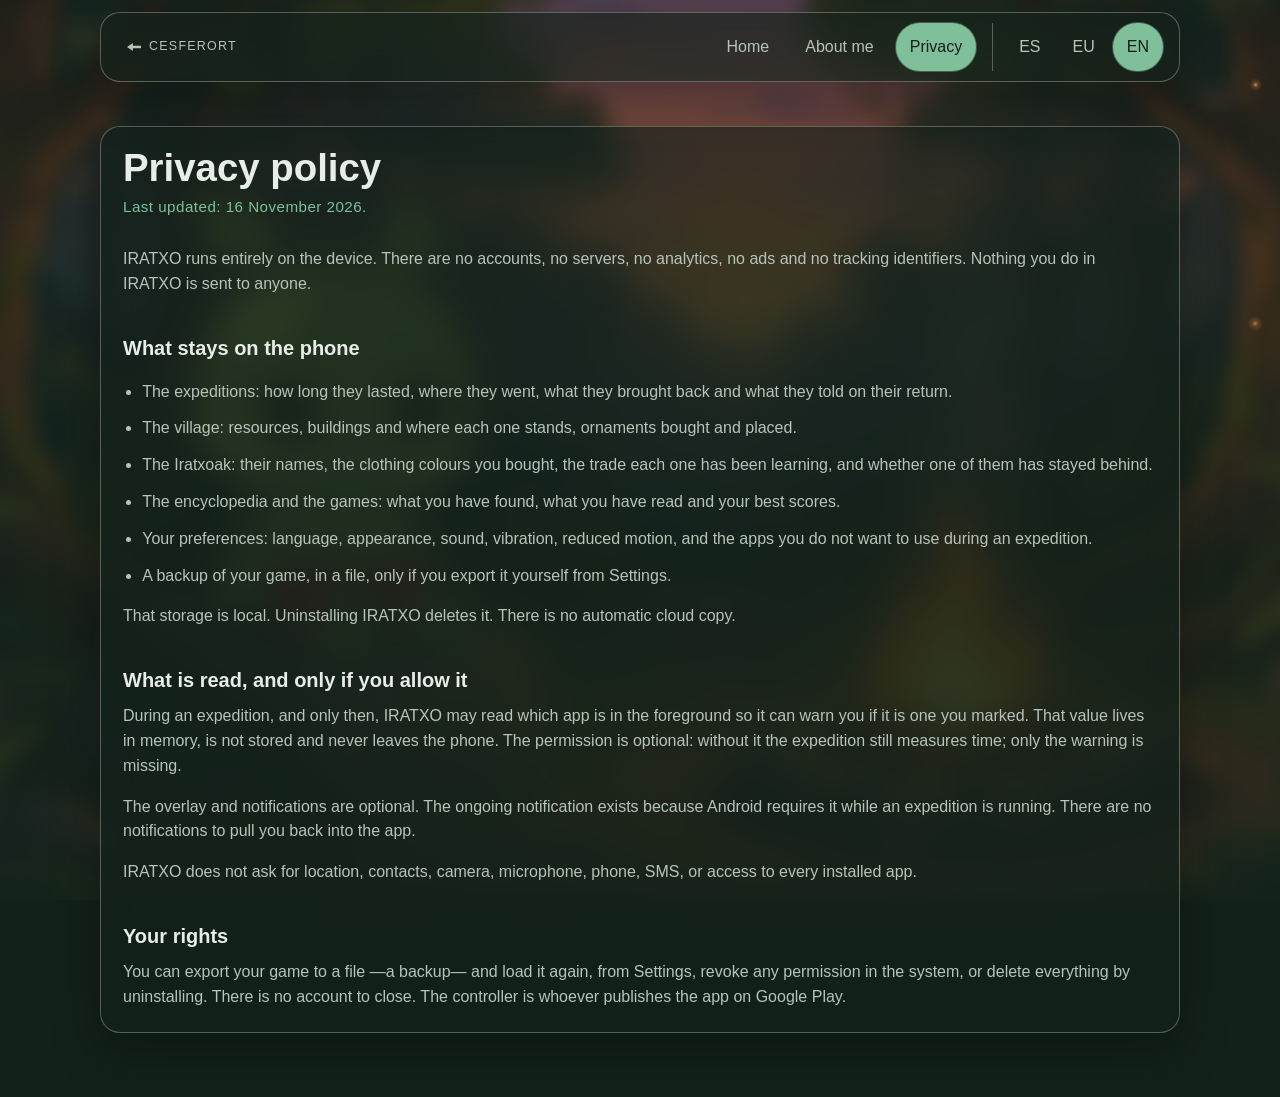
<file: privacy/en.html>
<!DOCTYPE html>
<html lang="en" translate="no">
<head>
  <meta charset="utf-8">
  <meta name="google" content="notranslate">
  <meta name="viewport" content="width=device-width, initial-scale=1">
  <title>Privacy</title>
  <meta name="description" content="IRATXO runs entirely on the device. Nothing you do in it is sent to anyone.">
  <link rel="canonical" href="https://cesferort.github.io/IRATXO-SITE/privacy/en.html">
  <meta property="og:type" content="website">
  <meta property="og:locale" content="en_GB">
  <meta property="og:title" content="Privacy — IRATXO">
  <meta property="og:description" content="IRATXO runs entirely on the device. Nothing you do in it is sent to anyone.">
  <meta property="og:url" content="https://cesferort.github.io/IRATXO-SITE/privacy/en.html">
  <meta property="og:image" content="https://cesferort.github.io/IRATXO-SITE/art/share-2026-11.jpg">
  <meta property="og:image:width" content="1200">
  <meta property="og:image:height" content="630">
  <meta property="og:image:alt" content="Dos Iratxos junto a una hoguera, en el bosque.">
  <meta name="twitter:card" content="summary_large_image">
  <link rel="icon" href="../art/favicon.svg">
  <link rel="stylesheet" href="../style.css">
</head>
<body>
  <div class="scene" aria-hidden="true"></div>
  <a class="skip" href="#content">Skip to content</a>
  <header class="bar glass">
    <a class="home" href="https://cesferort.github.io/" target="_blank" rel="noopener">
      <span class="home-arrow" aria-hidden="true"></span>Cesferort
    </a>
    <input class="menu-check" id="menu-check" type="checkbox">
    <label class="menu-toggle" for="menu-check"><span class="visually-hidden">Menu</span><span class="burger" aria-hidden="true"></span></label>
    <nav class="nav" aria-label="Pages">
      <a href="../en.html">Home</a>
      <a href="../about/en.html">About me</a>
      <a href="en.html" aria-current="page">Privacy</a>
      <span class="langs">
        <a href="es.html" lang="es" hreflang="es">ES</a>
        <a href="eu.html" lang="eu" hreflang="eu">EU</a>
        <a href="en.html" lang="en" aria-current="page">EN</a>
      </span>
    </nav>
  </header>
  <main id="content">
    <article class="panel glass page">
      <h1>Privacy policy</h1>
      <p class="updated">Last updated: 16 November 2026.</p>
      <p>IRATXO runs entirely on the device. There are no accounts, no servers, no analytics, no ads and no tracking identifiers. Nothing you do in IRATXO is sent to anyone.</p>
      <h2>What stays on the phone</h2>
      <ul>
        <li>The expeditions: how long they lasted, where they went, what they brought back and what they told on their return.</li>
        <li>The village: resources, buildings and where each one stands, ornaments bought and placed.</li>
        <li>The Iratxoak: their names, the clothing colours you bought, the trade each one has been learning, and whether one of them has stayed behind.</li>
        <li>The encyclopedia and the games: what you have found, what you have read and your best scores.</li>
        <li>Your preferences: language, appearance, sound, vibration, reduced motion, and the apps you do not want to use during an expedition.</li>
        <li>A backup of your game, in a file, only if you export it yourself from Settings.</li>
      </ul>
      <p>That storage is local. Uninstalling IRATXO deletes it. There is no automatic cloud copy.</p>
      <h2>What is read, and only if you allow it</h2>
      <p>During an expedition, and only then, IRATXO may read which app is in the foreground so it can warn you if it is one you marked. That value lives in memory, is not stored and never leaves the phone. The permission is optional: without it the expedition still measures time; only the warning is missing.</p>
      <p>The overlay and notifications are optional. The ongoing notification exists because Android requires it while an expedition is running. There are no notifications to pull you back into the app.</p>
      <p>IRATXO does not ask for location, contacts, camera, microphone, phone, SMS, or access to every installed app.</p>
      <h2>Your rights</h2>
      <p>You can export your game to a file —a backup— and load it again, from Settings, revoke any permission in the system, or delete everything by uninstalling. There is no account to close. The controller is whoever publishes the app on Google Play.</p>
    </article>
  </main>
  <script src="../embers.js"></script>
</body>
</html>
</file>
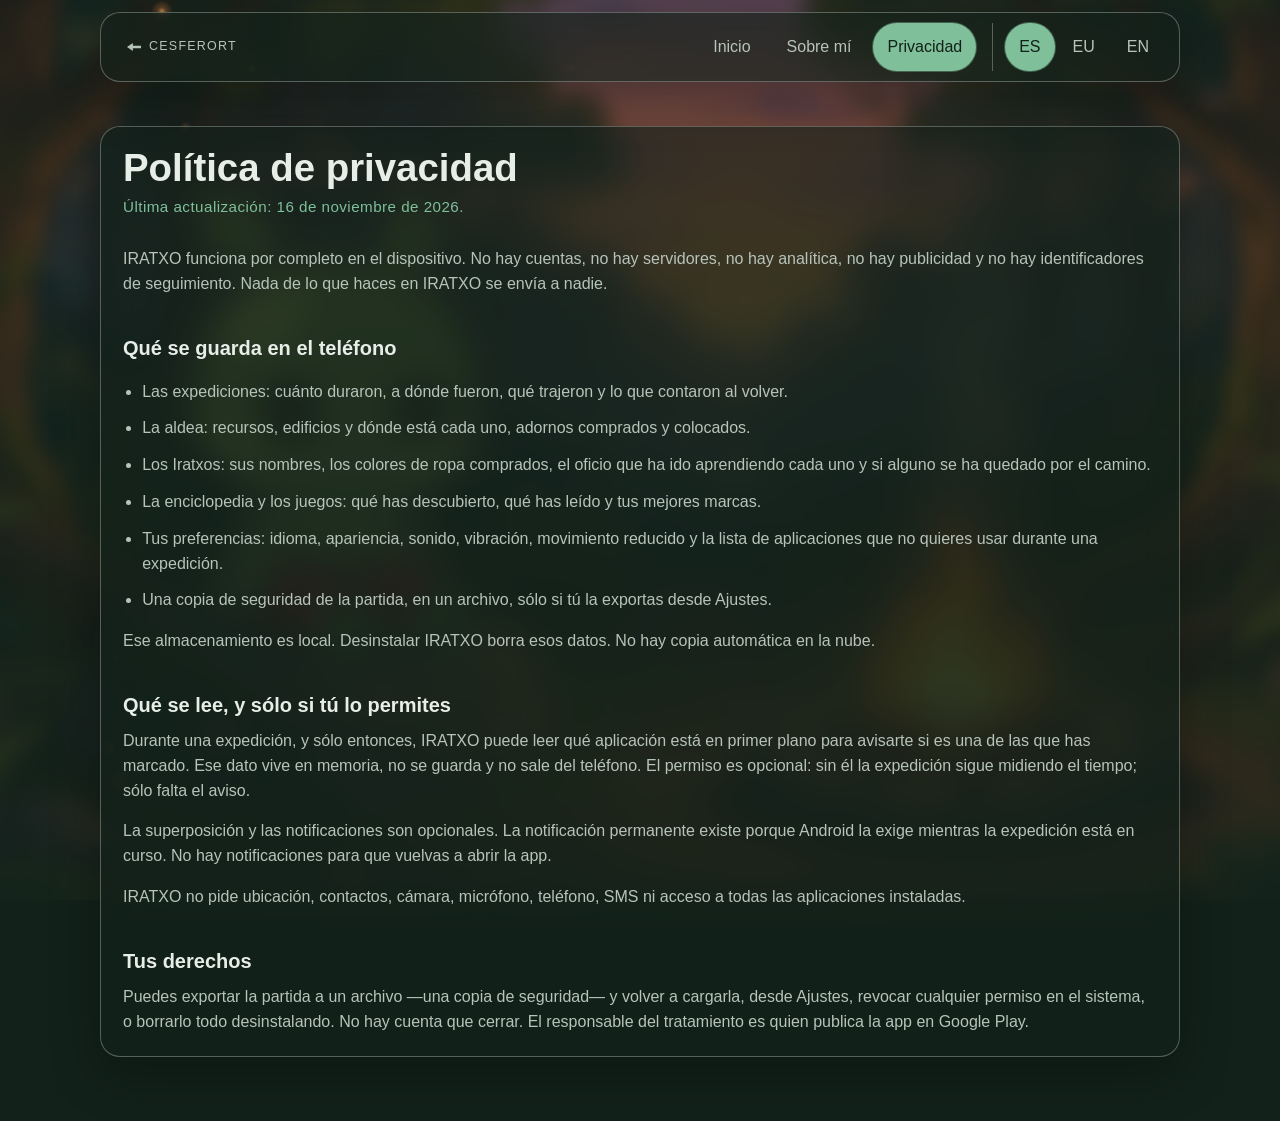
<file: privacy/es.html>
<!DOCTYPE html>
<html lang="es" translate="no">
<head>
  <meta charset="utf-8">
  <meta name="google" content="notranslate">
  <meta name="viewport" content="width=device-width, initial-scale=1">
  <title>Privacidad</title>
  <meta name="description" content="IRATXO funciona por completo en el dispositivo. Nada de lo que haces se envía a nadie.">
  <link rel="canonical" href="https://cesferort.github.io/IRATXO-SITE/privacy/es.html">
  <meta property="og:type" content="website">
  <meta property="og:locale" content="es_ES">
  <meta property="og:title" content="Privacidad — IRATXO">
  <meta property="og:description" content="IRATXO funciona por completo en el dispositivo. Nada de lo que haces se envía a nadie.">
  <meta property="og:url" content="https://cesferort.github.io/IRATXO-SITE/privacy/es.html">
  <meta property="og:image" content="https://cesferort.github.io/IRATXO-SITE/art/share-2026-11.jpg">
  <meta property="og:image:width" content="1200">
  <meta property="og:image:height" content="630">
  <meta property="og:image:alt" content="Dos Iratxos junto a una hoguera, en el bosque.">
  <meta name="twitter:card" content="summary_large_image">
  <link rel="icon" href="../art/favicon.svg">
  <link rel="stylesheet" href="../style.css">
</head>
<body>
  <div class="scene" aria-hidden="true"></div>
  <a class="skip" href="#contenido">Saltar al contenido</a>
  <header class="bar glass">
    <a class="home" href="https://cesferort.github.io/" target="_blank" rel="noopener">
      <span class="home-arrow" aria-hidden="true"></span>Cesferort
    </a>
    <input class="menu-check" id="menu-check" type="checkbox">
    <label class="menu-toggle" for="menu-check"><span class="visually-hidden">Menú</span><span class="burger" aria-hidden="true"></span></label>
    <nav class="nav" aria-label="Páginas">
      <a href="../index.html">Inicio</a>
      <a href="../about/es.html">Sobre mí</a>
      <a href="es.html" aria-current="page">Privacidad</a>
      <span class="langs">
        <a href="es.html" lang="es" aria-current="page">ES</a>
        <a href="eu.html" lang="eu" hreflang="eu">EU</a>
        <a href="en.html" lang="en" hreflang="en">EN</a>
      </span>
    </nav>
  </header>
  <main id="contenido">
    <article class="panel glass page">
      <h1>Política de privacidad</h1>
      <p class="updated">Última actualización: 16 de noviembre de 2026.</p>
      <p>IRATXO funciona por completo en el dispositivo. No hay cuentas, no hay servidores, no hay analítica, no hay publicidad y no hay identificadores de seguimiento. Nada de lo que haces en IRATXO se envía a nadie.</p>
      <h2>Qué se guarda en el teléfono</h2>
      <ul>
        <li>Las expediciones: cuánto duraron, a dónde fueron, qué trajeron y lo que contaron al volver.</li>
        <li>La aldea: recursos, edificios y dónde está cada uno, adornos comprados y colocados.</li>
        <li>Los Iratxos: sus nombres, los colores de ropa comprados, el oficio que ha ido aprendiendo cada uno y si alguno se ha quedado por el camino.</li>
        <li>La enciclopedia y los juegos: qué has descubierto, qué has leído y tus mejores marcas.</li>
        <li>Tus preferencias: idioma, apariencia, sonido, vibración, movimiento reducido y la lista de aplicaciones que no quieres usar durante una expedición.</li>
        <li>Una copia de seguridad de la partida, en un archivo, sólo si tú la exportas desde Ajustes.</li>
      </ul>
      <p>Ese almacenamiento es local. Desinstalar IRATXO borra esos datos. No hay copia automática en la nube.</p>
      <h2>Qué se lee, y sólo si tú lo permites</h2>
      <p>Durante una expedición, y sólo entonces, IRATXO puede leer qué aplicación está en primer plano para avisarte si es una de las que has marcado. Ese dato vive en memoria, no se guarda y no sale del teléfono. El permiso es opcional: sin él la expedición sigue midiendo el tiempo; sólo falta el aviso.</p>
      <p>La superposición y las notificaciones son opcionales. La notificación permanente existe porque Android la exige mientras la expedición está en curso. No hay notificaciones para que vuelvas a abrir la app.</p>
      <p>IRATXO no pide ubicación, contactos, cámara, micrófono, teléfono, SMS ni acceso a todas las aplicaciones instaladas.</p>
      <h2>Tus derechos</h2>
      <p>Puedes exportar la partida a un archivo —una copia de seguridad— y volver a cargarla, desde Ajustes, revocar cualquier permiso en el sistema, o borrarlo todo desinstalando. No hay cuenta que cerrar. El responsable del tratamiento es quien publica la app en Google Play.</p>
    </article>
  </main>
  <script src="../embers.js"></script>
</body>
</html>
</file>
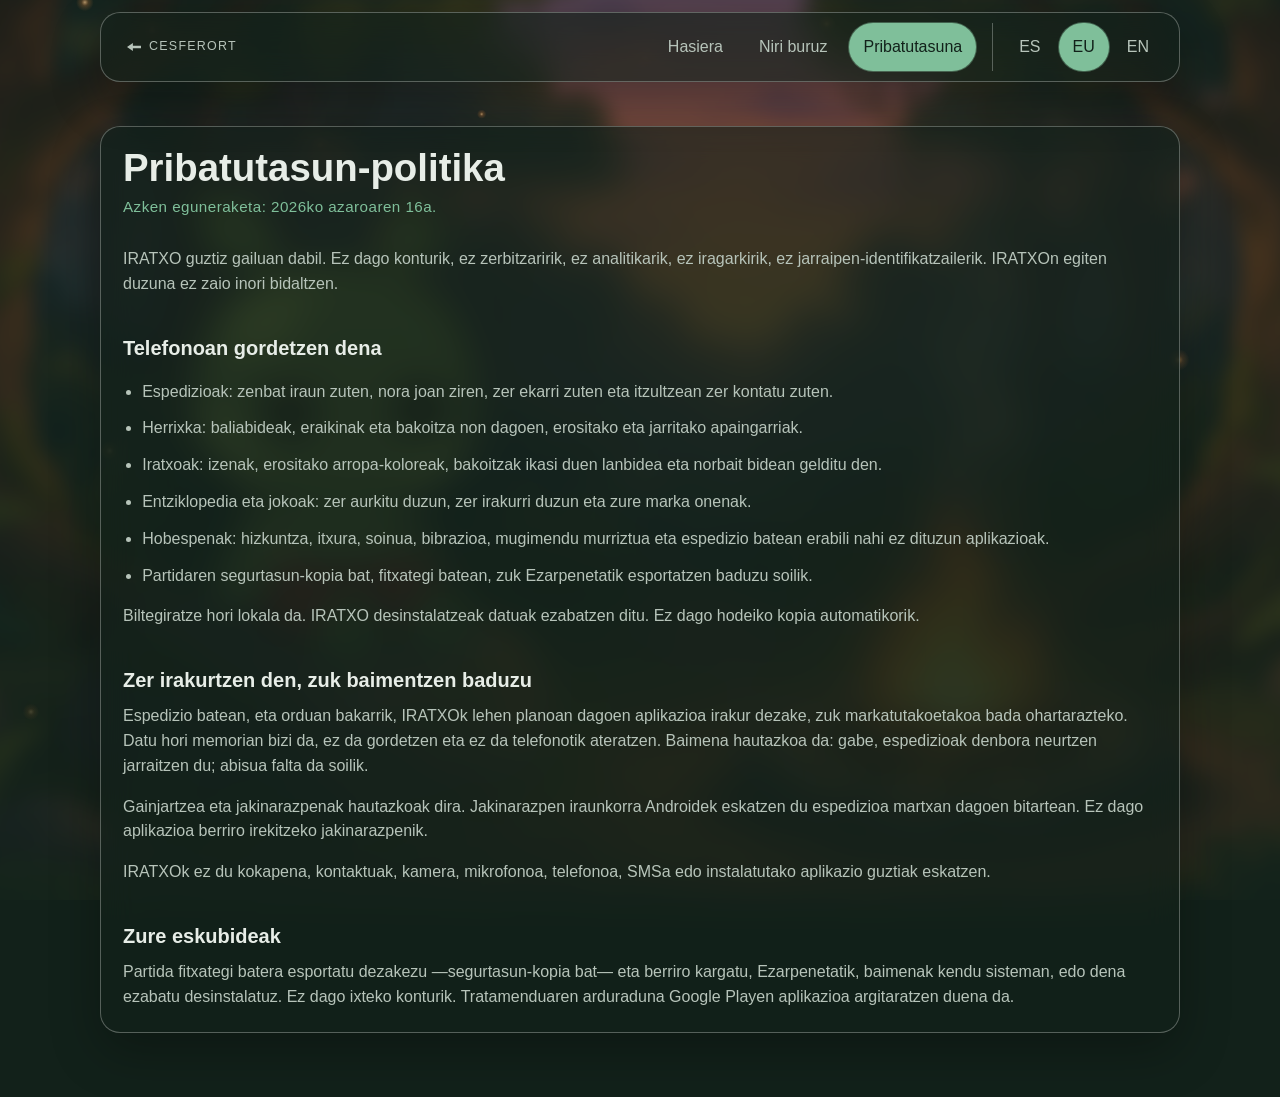
<file: privacy/eu.html>
<!DOCTYPE html>
<html lang="eu" translate="no">
<head>
  <meta charset="utf-8">
  <meta name="google" content="notranslate">
  <meta name="viewport" content="width=device-width, initial-scale=1">
  <title>Pribatutasuna</title>
  <meta name="description" content="IRATXO guztiz gailuan dabil. Egiten duzuna ez zaio inori bidaltzen.">
  <link rel="canonical" href="https://cesferort.github.io/IRATXO-SITE/privacy/eu.html">
  <meta property="og:type" content="website">
  <meta property="og:locale" content="eu_ES">
  <meta property="og:title" content="Pribatutasuna — IRATXO">
  <meta property="og:description" content="IRATXO guztiz gailuan dabil. Egiten duzuna ez zaio inori bidaltzen.">
  <meta property="og:url" content="https://cesferort.github.io/IRATXO-SITE/privacy/eu.html">
  <meta property="og:image" content="https://cesferort.github.io/IRATXO-SITE/art/share-2026-11.jpg">
  <meta property="og:image:width" content="1200">
  <meta property="og:image:height" content="630">
  <meta property="og:image:alt" content="Dos Iratxos junto a una hoguera, en el bosque.">
  <meta name="twitter:card" content="summary_large_image">
  <link rel="icon" href="../art/favicon.svg">
  <link rel="stylesheet" href="../style.css">
</head>
<body>
  <div class="scene" aria-hidden="true"></div>
  <a class="skip" href="#edukia">Edukira joan</a>
  <header class="bar glass">
    <a class="home" href="https://cesferort.github.io/" target="_blank" rel="noopener">
      <span class="home-arrow" aria-hidden="true"></span>Cesferort
    </a>
    <input class="menu-check" id="menu-check" type="checkbox">
    <label class="menu-toggle" for="menu-check"><span class="visually-hidden">Menua</span><span class="burger" aria-hidden="true"></span></label>
    <nav class="nav" aria-label="Orriak">
      <a href="../eu.html">Hasiera</a>
      <a href="../about/eu.html">Niri buruz</a>
      <a href="eu.html" aria-current="page">Pribatutasuna</a>
      <span class="langs">
        <a href="es.html" lang="es" hreflang="es">ES</a>
        <a href="eu.html" lang="eu" aria-current="page">EU</a>
        <a href="en.html" lang="en" hreflang="en">EN</a>
      </span>
    </nav>
  </header>
  <main id="edukia">
    <article class="panel glass page">
      <h1>Pribatutasun-politika</h1>
      <p class="updated">Azken eguneraketa: 2026ko azaroaren 16a.</p>
      <p>IRATXO guztiz gailuan dabil. Ez dago konturik, ez zerbitzaririk, ez analitikarik, ez iragarkirik, ez jarraipen-identifikatzailerik. IRATXOn egiten duzuna ez zaio inori bidaltzen.</p>
      <h2>Telefonoan gordetzen dena</h2>
      <ul>
        <li>Espedizioak: zenbat iraun zuten, nora joan ziren, zer ekarri zuten eta itzultzean zer kontatu zuten.</li>
        <li>Herrixka: baliabideak, eraikinak eta bakoitza non dagoen, erositako eta jarritako apaingarriak.</li>
        <li>Iratxoak: izenak, erositako arropa-koloreak, bakoitzak ikasi duen lanbidea eta norbait bidean gelditu den.</li>
        <li>Entziklopedia eta jokoak: zer aurkitu duzun, zer irakurri duzun eta zure marka onenak.</li>
        <li>Hobespenak: hizkuntza, itxura, soinua, bibrazioa, mugimendu murriztua eta espedizio batean erabili nahi ez dituzun aplikazioak.</li>
        <li>Partidaren segurtasun-kopia bat, fitxategi batean, zuk Ezarpenetatik esportatzen baduzu soilik.</li>
      </ul>
      <p>Biltegiratze hori lokala da. IRATXO desinstalatzeak datuak ezabatzen ditu. Ez dago hodeiko kopia automatikorik.</p>
      <h2>Zer irakurtzen den, zuk baimentzen baduzu</h2>
      <p>Espedizio batean, eta orduan bakarrik, IRATXOk lehen planoan dagoen aplikazioa irakur dezake, zuk markatutakoetakoa bada ohartarazteko. Datu hori memorian bizi da, ez da gordetzen eta ez da telefonotik ateratzen. Baimena hautazkoa da: gabe, espedizioak denbora neurtzen jarraitzen du; abisua falta da soilik.</p>
      <p>Gainjartzea eta jakinarazpenak hautazkoak dira. Jakinarazpen iraunkorra Androidek eskatzen du espedizioa martxan dagoen bitartean. Ez dago aplikazioa berriro irekitzeko jakinarazpenik.</p>
      <p>IRATXOk ez du kokapena, kontaktuak, kamera, mikrofonoa, telefonoa, SMSa edo instalatutako aplikazio guztiak eskatzen.</p>
      <h2>Zure eskubideak</h2>
      <p>Partida fitxategi batera esportatu dezakezu —segurtasun-kopia bat— eta berriro kargatu, Ezarpenetatik, baimenak kendu sisteman, edo dena ezabatu desinstalatuz. Ez dago ixteko konturik. Tratamenduaren arduraduna Google Playen aplikazioa argitaratzen duena da.</p>
    </article>
  </main>
  <script src="../embers.js"></script>
</body>
</html>
</file>
<file: style.css>
:root {
  color-scheme: dark;
  --night: #12211a;
  --mist: #e7ede7;
  --muted: #b7c4ba;
  --lichen: #7fbf9a;
  --bark: rgba(142, 150, 144, 0.55);
  --glass: rgba(18, 33, 26, 0.62);
  --glass-strong: rgba(18, 33, 26, 0.78);
  --hearth: #e0a458;
  --radius: 20px;
  --shadow: 0 18px 50px rgba(0, 0, 0, 0.28);
  font-family: "Segoe UI", "Helvetica Neue", sans-serif;
}

* { box-sizing: border-box; }

html { scroll-behavior: smooth; }

body {
  margin: 0;
  min-height: 100vh;
  padding-top: 12px;
  color: var(--mist);
  background: var(--night);
  line-height: 1.55;
}

.scene {
  position: fixed;
  inset: 0;
  z-index: -2;
  overflow: hidden;
  pointer-events: none;
}

#embers {
  position: fixed;
  inset: 0;
  z-index: -1;
  pointer-events: none;
}

.scene::before {
  content: "";
  position: absolute;
  inset: -48px;
  background:
    linear-gradient(180deg, rgba(18, 33, 26, 0.45), rgba(18, 33, 26, 0.78)),
    url("art/clearing.jpg") center / cover no-repeat;
  filter: blur(10px);
}

.skip {
  position: absolute;
  left: 12px;
  top: 12px;
  padding: 8px 12px;
  background: var(--night);
  color: var(--mist);
  z-index: 5;
  transform: translateY(-150%);
}

.skip:focus { transform: none; }

.visually-hidden {
  position: absolute;
  width: 1px;
  height: 1px;
  padding: 0;
  margin: -1px;
  overflow: hidden;
  clip: rect(0, 0, 0, 0);
  white-space: nowrap;
  border: 0;
}

/* El enlace al sitio padre va a la izquierda y separado del resto: no es una
   página hermana de ésta, se sale del sitio. Mezclarlo con la lista dejaría
   «Inicio» sin un referente claro. */
.home {
  display: inline-flex;
  align-items: center;
  gap: 8px;
  margin-right: auto;
  min-height: 48px;
  padding: 0 14px 0 10px;
  color: var(--muted);
  text-decoration: none;
  letter-spacing: 0.1em;
  text-transform: uppercase;
  font-size: 0.78rem;
  transition: color 220ms ease;
}

.home:hover { color: var(--lichen); }

.home-arrow {
  width: 14px;
  height: 8px;
  background: currentColor;
  clip-path: polygon(0 50%, 42% 0, 42% 34%, 100% 34%, 100% 66%, 42% 66%, 42% 100%);
}

/* Barra fija, en una sola línea y alineada a la derecha. */
.bar {
  position: sticky;
  top: 0;
  z-index: 2;
  display: flex;
  flex-wrap: wrap;
  align-items: center;
  justify-content: flex-end;
  gap: 4px 8px;
  width: min(1080px, calc(100% - 32px));
  margin: 0 auto;
  padding: 10px 16px;
}

.menu-check {
  position: absolute;
  width: 1px;
  height: 1px;
  padding: 0;
  margin: -1px;
  overflow: hidden;
  clip: rect(0, 0, 0, 0);
  white-space: nowrap;
  border: 0;
}

.menu-toggle {
  display: none;
}

@media (min-width: 801px) {
  .menu-check { display: none; }
}

.burger {
  position: relative;
  display: block;
  width: 18px;
  height: 2px;
  background: var(--mist);
}

.burger::before,
.burger::after {
  content: "";
  position: absolute;
  left: 0;
  width: 18px;
  height: 2px;
  background: var(--mist);
}

.burger::before { top: -6px; }
.burger::after { top: 6px; }

.nav {
  display: flex;
  flex-wrap: wrap;
  align-items: center;
  justify-content: flex-end;
  gap: 4px 8px;
}

.nav a,
.langs a {
  color: var(--muted);
  text-decoration: none;
  min-height: 48px;
  display: inline-flex;
  align-items: center;
  padding: 0 14px;
  border-radius: 999px;
  background: transparent;
  transition: color 220ms ease, background-color 220ms ease, box-shadow 220ms ease;
}

.nav a:hover,
.langs a:hover {
  color: var(--mist);
  background: rgba(127, 191, 154, 0.16);
}

.nav a[aria-current="page"],
.langs a[aria-current="page"] {
  color: var(--night);
  background: var(--lichen);
  box-shadow: 0 0 0 1px rgba(127, 191, 154, 0.4);
}

.nav a[aria-current="page"]:hover,
.langs a[aria-current="page"]:hover {
  color: var(--night);
  background: #9dcfb4;
}

.langs {
  display: inline-flex;
  gap: 4px;
  margin-left: 8px;
  padding-left: 12px;
  border-left: 1px solid var(--bark);
}

main {
  width: min(1080px, calc(100% - 32px));
  margin: 0 auto;
  padding: 28px 0 64px;
}

.hero {
  display: grid;
  grid-template-columns: 1.1fr 0.9fr;
  gap: 28px;
  align-items: center;
  margin-top: 28px;
}

.hero-copy { padding: 28px 28px 32px; }

.eyebrow {
  margin: 0 0 8px;
  color: var(--lichen);
  letter-spacing: 0.04em;
  font-size: 0.95rem;
}

h1 {
  margin: 0;
  font-size: clamp(2.4rem, 6vw, 4.2rem);
  font-weight: 650;
  letter-spacing: 0.12em;
  line-height: 1;
}

.page h1 {
  font-size: clamp(1.8rem, 4vw, 2.4rem);
  letter-spacing: 0;
  margin-bottom: 12px;
}

.lead {
  margin: 16px 0 0;
  font-size: 1.35rem;
  max-width: 28rem;
}

.plain {
  margin: 16px 0 0;
  max-width: 38rem;
  color: var(--muted);
}

.hero-art {
  width: min(100%, 420px);
  justify-self: center;
  filter: drop-shadow(0 18px 24px rgba(0, 0, 0, 0.35));
  animation: float 7s ease-in-out infinite;
}

.cards {
  display: grid;
  grid-template-columns: repeat(auto-fit, minmax(210px, 1fr));
  gap: 16px;
  margin-top: 28px;
}

article h2,
.panel h2 {
  display: flex;
  align-items: center;
  gap: 10px;
  margin: 0 0 8px;
  font-size: 1.25rem;
  font-weight: 650;
}

h2 svg {
  width: 28px;
  height: 28px;
  flex: none;
  color: var(--lichen);
}

article p,
.panel p,
.panel li { margin: 0; color: var(--muted); }

article p + p,
.panel p + p,
.panel ul { margin-top: 10px; }

.panel { margin-top: 16px; padding: 28px; }

article.page {
  padding: 36px 40px 48px;
}

article.page h1 { margin-bottom: 8px; }

article.page .updated {
  margin: 0 0 28px;
  color: var(--lichen);
  letter-spacing: 0.03em;
  font-size: 0.95rem;
}

article.page h2 {
  display: block;
  margin-top: 36px;
}

article.page p + p,
article.page ul { margin-top: 16px; }

article.page ul {
  display: grid;
  gap: 12px;
}

article.page li { margin: 0; }

.panel ul { padding-left: 1.2rem; }

.panel a {
  color: var(--lichen);
  text-decoration: none;
  transition: color 220ms ease;
}

.panel a:hover { color: var(--mist); }

footer a {
  color: var(--muted);
  text-decoration: none;
  transition: color 220ms ease;
}

footer a:hover { color: var(--mist); }

footer {
  width: min(1080px, calc(100% - 32px));
  margin: 0 auto 32px;
  color: var(--muted);
  font-size: 0.95rem;
}

.glass {
  background: var(--glass);
  border: 1px solid var(--bark);
  border-radius: var(--radius);
  box-shadow: var(--shadow);
  backdrop-filter: blur(16px);
}

/* `both` fija el fotograma 0% mientras la animación sigue pendiente, y en una
   pestaña que aún no compone eso deja el bloque invisible hasta que algo
   fuerza un repintado. Con la opacidad declarada aparte y `forwards`, lo peor
   que puede pasar es que no anime. */
article.glass,
.hero-copy,
.shots figure {
  opacity: 1;
  animation: rise 700ms ease forwards;
}

.cards article:nth-child(2) { animation-delay: 80ms; }
.cards article:nth-child(3) { animation-delay: 160ms; }

/* Las cajas no se mueven al pasar por encima: ninguna lleva a ningún sitio, y moverse
   prometería que se puede pulsar. Sólo cambia la luz. */
.glass {
  transition:
    border-color 240ms ease,
    background-color 240ms ease,
    box-shadow 240ms ease;
}

article.glass,
.hero-copy {
  padding: 22px;
}

.hero-copy { padding: 28px 28px 32px; }

main .glass:hover {
  border-color: rgba(127, 191, 154, 0.85);
  background: rgba(28, 48, 38, 0.72);
  box-shadow: 0 22px 48px rgba(0, 0, 0, 0.34);
}


/* Capturas reales de la app, recortadas para quitar la barra de estado y la de
   navegación del sistema. El alto se fija con aspect-ratio para que el hueco no
   salte mientras cargan. */
.shots {
  display: grid;
  grid-template-columns: repeat(3, 1fr);
  gap: 16px;
  margin-top: 28px;
}

.shots figure {
  margin: 0;
  padding: 16px 16px 4px;
  text-align: center;
}

.shots img {
  display: block;
  width: 100%;
  height: auto;
  aspect-ratio: 760 / 1537;
  border-radius: 14px;
  border: 1px solid var(--bark);
}

.shots figcaption {
  padding: 12px 4px 14px;
  color: var(--muted);
  font-size: 0.95rem;
}

/* Botón de la tienda. `.cta-soon` es el mismo botón apagado, mientras la app no esté publicada. */
.store { margin: 20px 0 0; }

.cta {
  display: inline-flex;
  align-items: center;
  justify-content: center;
  min-height: 48px;
  padding: 0 22px;
  border-radius: 999px;
  background: var(--lichen);
  color: var(--night);
  font-weight: 650;
  text-decoration: none;
  border: 1px solid transparent;
  transition: background-color 220ms ease, box-shadow 220ms ease;
}

.cta:hover { background: #9dcfb4; }

.cta-soon {
  background: rgba(127, 191, 154, 0.14);
  border-color: var(--bark);
  color: var(--muted);
  font-weight: 600;
  cursor: default;
}

.store-note {
  margin: 8px 0 0;
  color: var(--muted);
  font-size: 0.9rem;
}

:focus-visible {
  outline: 2px solid var(--lichen);
  outline-offset: 3px;
}

@keyframes float {
  0%, 100% { transform: translateY(0); }
  50% { transform: translateY(-8px); }
}

@keyframes rise {
  from { opacity: 0; transform: translateY(12px); }
  to { opacity: 1; transform: none; }
}

@media (max-width: 800px) {
  .hero,
  .cards { grid-template-columns: 1fr; }
  .shots { grid-template-columns: repeat(auto-fit, minmax(240px, 1fr)); }
  body { padding-top: 0; }
  .bar { top: 0; width: 100%; margin: 0; border-radius: 0; padding: 6px 8px; }
  .menu-toggle {
    display: inline-flex;
    align-items: center;
    justify-content: center;
    width: 48px;
    height: 48px;
    margin-left: auto;
    border-radius: 999px;
    cursor: pointer;
  }
  .nav {
    display: none;
    flex-basis: 100%;
    flex-direction: column;
    align-items: stretch;
    padding: 4px 0 8px;
  }
  .menu-check:checked ~ .nav { display: flex; }
  .menu-check:focus-visible + .menu-toggle {
    outline: 2px solid var(--lichen);
    outline-offset: 3px;
  }
  .menu-check:checked + .menu-toggle .burger { background: transparent; }
  .menu-check:checked + .menu-toggle .burger::before { top: 0; transform: rotate(45deg); }
  .menu-check:checked + .menu-toggle .burger::after { top: 0; transform: rotate(-45deg); }
  .home { font-size: 0.72rem; padding-left: 6px; }
  .langs {
    flex-basis: auto;
    justify-content: flex-start;
    width: 100%;
    margin: 4px 0 0;
    padding: 8px 0 0;
    border-left: 0;
    border-top: 1px solid var(--bark);
  }
  article.page { padding: 24px 20px 36px; }
}

@media (prefers-reduced-motion: reduce) {
  html { scroll-behavior: auto; }
  .hero-art,
  article.glass,
  .hero-copy,
  .shots figure { animation: none; }
  }
</file>
